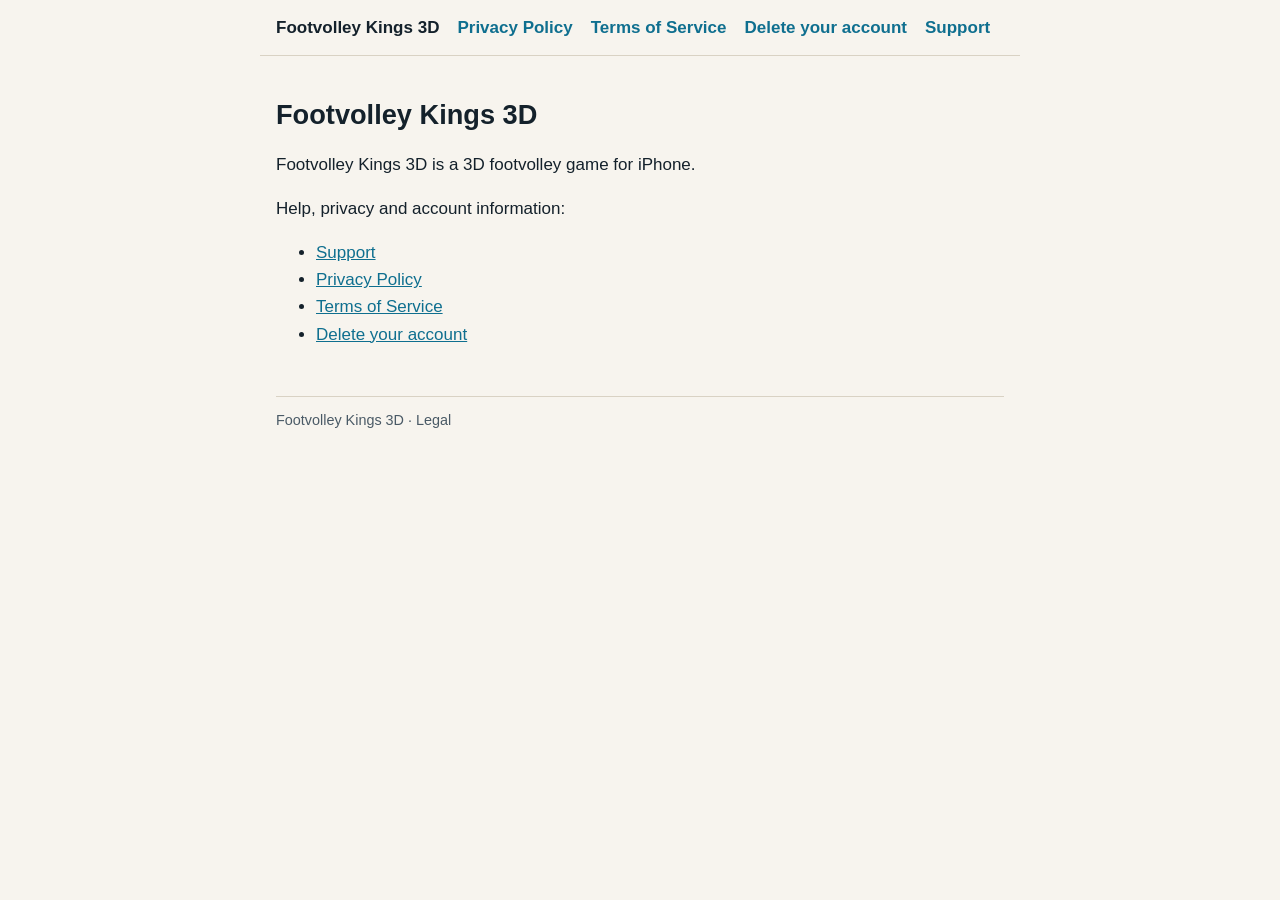
<file: index.html>
<!doctype html><html lang="en"><head><meta charset="utf-8"><meta name="viewport" content="width=device-width,initial-scale=1"><title>Footvolley Kings 3D · Footvolley Kings 3D</title><link rel="stylesheet" href="style.css"><meta name="robots" content="index,follow"></head><body><nav aria-label="Legal pages"><a href="index.html" aria-current="page">Footvolley Kings 3D</a><a href="privacy.html">Privacy Policy</a><a href="terms.html">Terms of Service</a><a href="delete-account.html">Delete your account</a><a href="support.html">Support</a></nav><main><h1>Footvolley Kings 3D</h1><p>Footvolley Kings 3D is a 3D footvolley game for iPhone.</p><p>Help, privacy and account information:</p><ul><li><a href="support.html">Support</a></li><li><a href="privacy.html">Privacy Policy</a></li><li><a href="terms.html">Terms of Service</a></li><li><a href="delete-account.html">Delete your account</a></li></ul><footer>Footvolley Kings 3D · Legal</footer></main></body></html>
</file>
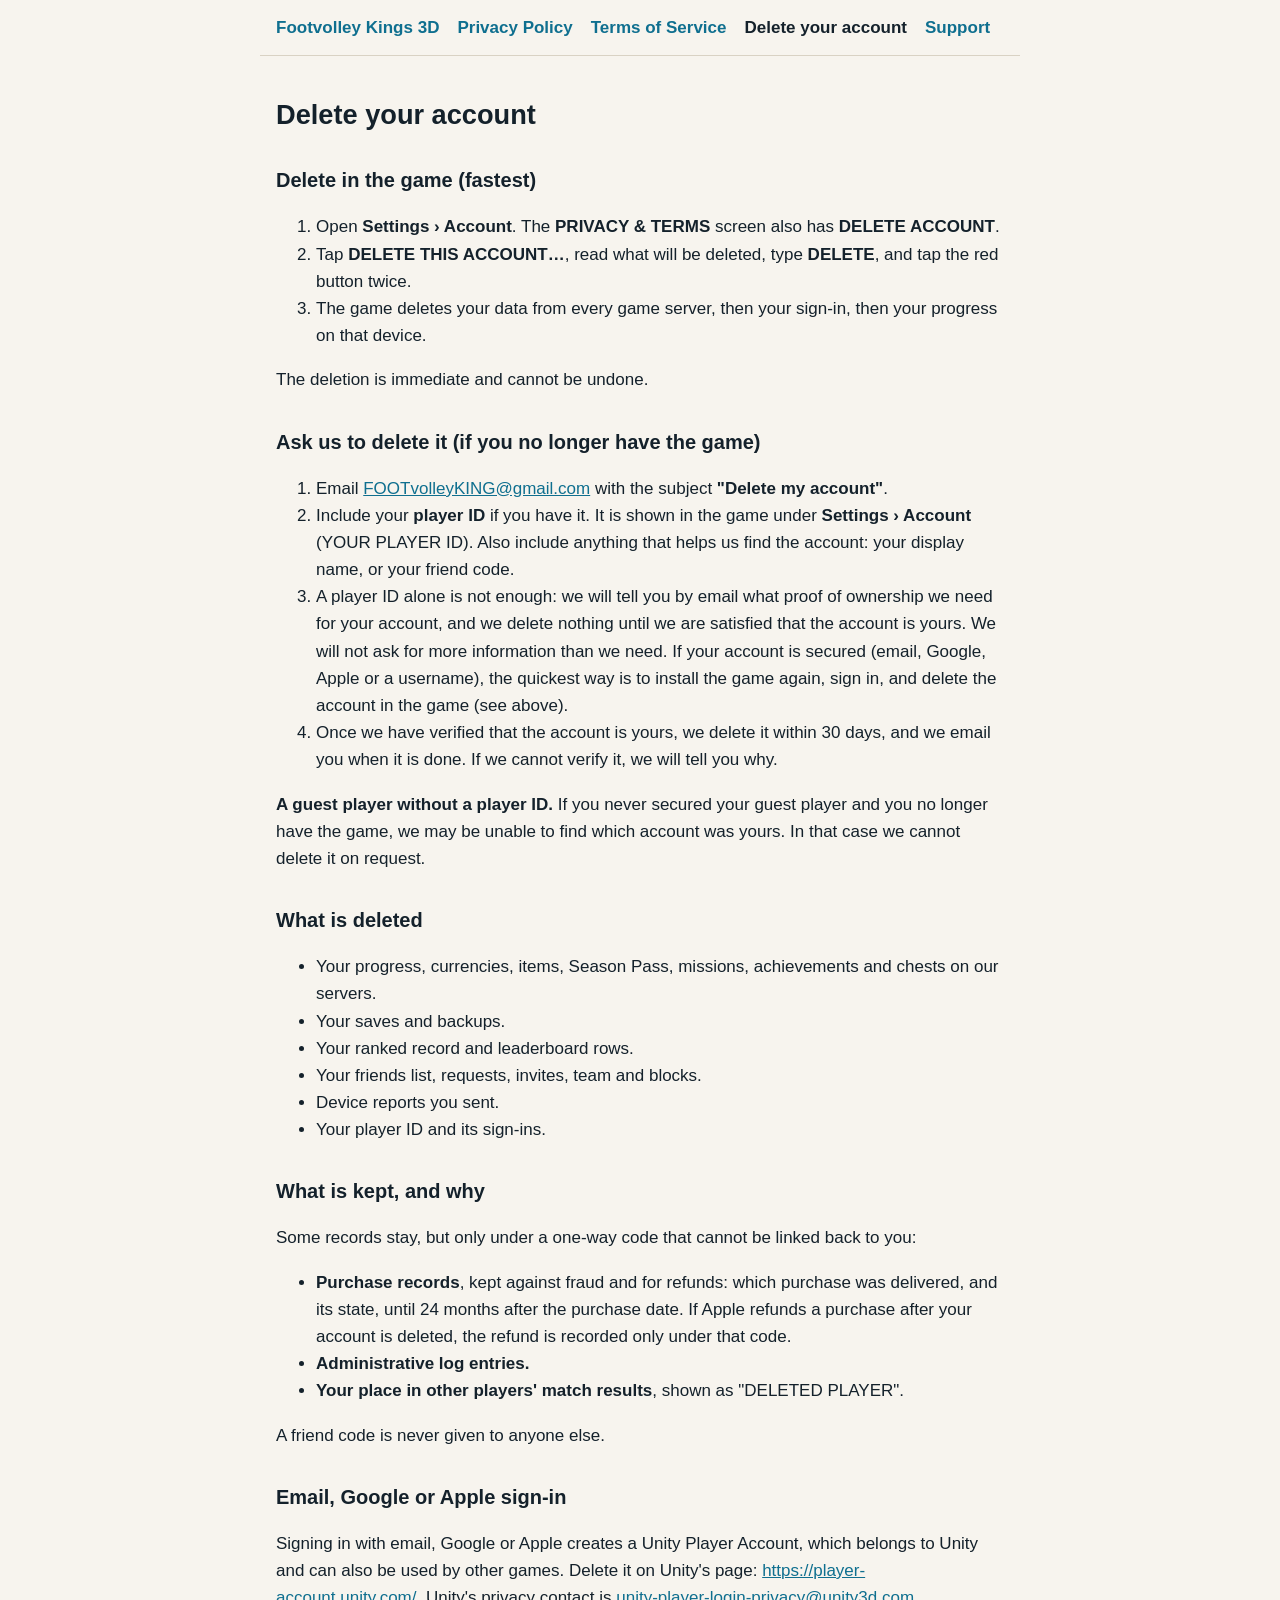
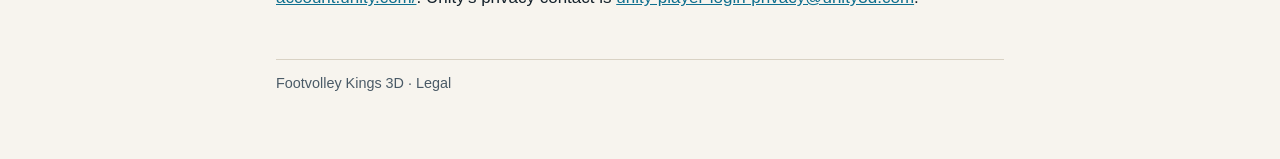
<file: delete-account.html>
<!doctype html><html lang="en"><head><meta charset="utf-8"><meta name="viewport" content="width=device-width,initial-scale=1"><title>Delete your account · Footvolley Kings 3D</title><link rel="stylesheet" href="style.css"><meta name="robots" content="index,follow"></head><body><nav aria-label="Legal pages"><a href="index.html">Footvolley Kings 3D</a><a href="privacy.html">Privacy Policy</a><a href="terms.html">Terms of Service</a><a href="delete-account.html" aria-current="page">Delete your account</a><a href="support.html">Support</a></nav><main><h1>Delete your account</h1>
<h2>Delete in the game (fastest)</h2>
<ol><li>Open <strong>Settings › Account</strong>. The <strong>PRIVACY &amp; TERMS</strong> screen also has <strong>DELETE ACCOUNT</strong>.</li><li>Tap <strong>DELETE THIS ACCOUNT…</strong>, read what will be deleted, type <strong>DELETE</strong>, and tap the red button twice.</li><li>The game deletes your data from every game server, then your sign-in, then your progress on that device.</li></ol>
<p>The deletion is immediate and cannot be undone.</p>
<h2>Ask us to delete it (if you no longer have the game)</h2>
<ol><li>Email <a href="mailto:FOOTvolleyKING@gmail.com">FOOTvolleyKING@gmail.com</a> with the subject <strong>"Delete my account"</strong>.</li><li>Include your <strong>player ID</strong> if you have it. It is shown in the game under <strong>Settings › Account</strong> (YOUR PLAYER ID). Also include anything that helps us find the account: your display name, or your friend code.</li><li>A player ID alone is not enough: we will tell you by email what proof of ownership we need for your account, and we delete nothing until we are satisfied that the account is yours. We will not ask for more information than we need. If your account is secured (email, Google, Apple or a username), the quickest way is to install the game again, sign in, and delete the account in the game (see above).</li><li>Once we have verified that the account is yours, we delete it within 30 days, and we email you when it is done. If we cannot verify it, we will tell you why.</li></ol>
<p><strong>A guest player without a player ID.</strong> If you never secured your guest player and you no longer have the game, we may be unable to find which account was yours. In that case we cannot delete it on request.</p>
<h2>What is deleted</h2>
<ul><li>Your progress, currencies, items, Season Pass, missions, achievements and chests on our servers.</li><li>Your saves and backups.</li><li>Your ranked record and leaderboard rows.</li><li>Your friends list, requests, invites, team and blocks.</li><li>Device reports you sent.</li><li>Your player ID and its sign-ins.</li></ul>
<h2>What is kept, and why</h2>
<p>Some records stay, but only under a one-way code that cannot be linked back to you:</p>
<ul><li><strong>Purchase records</strong>, kept against fraud and for refunds: which purchase was delivered, and its state, until 24 months after the purchase date. If Apple refunds a purchase after your account is deleted, the refund is recorded only under that code.</li><li><strong>Administrative log entries.</strong></li><li><strong>Your place in other players' match results</strong>, shown as "DELETED PLAYER".</li></ul>
<p>A friend code is never given to anyone else.</p>
<h2>Email, Google or Apple sign-in</h2>
<p>Signing in with email, Google or Apple creates a Unity Player Account, which belongs to Unity and can also be used by other games. Delete it on Unity's page: <a href="https://player-account.unity.com/">https://player-account.unity.com/</a>. Unity's privacy contact is <a href="mailto:unity-player-login-privacy@unity3d.com">unity-player-login-privacy@unity3d.com</a>.</p><footer>Footvolley Kings 3D · Legal</footer></main></body></html>
</file>
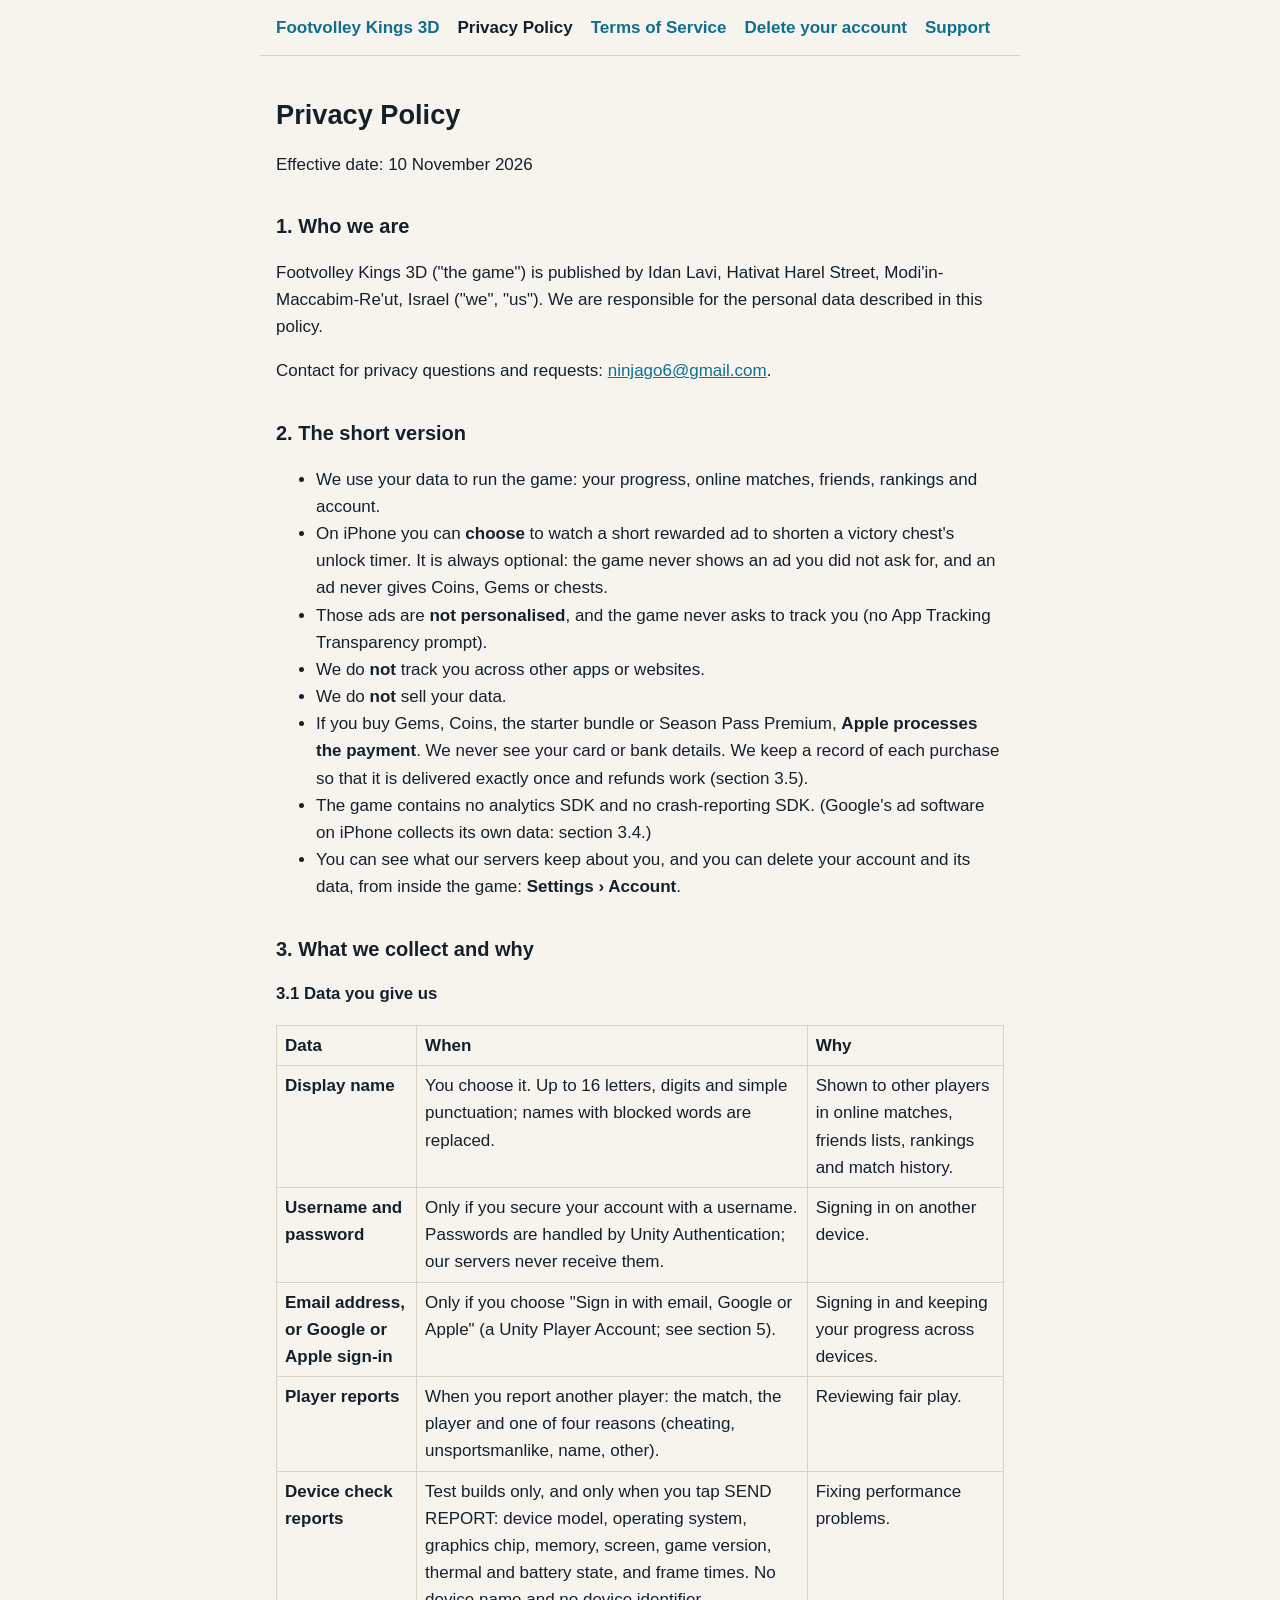
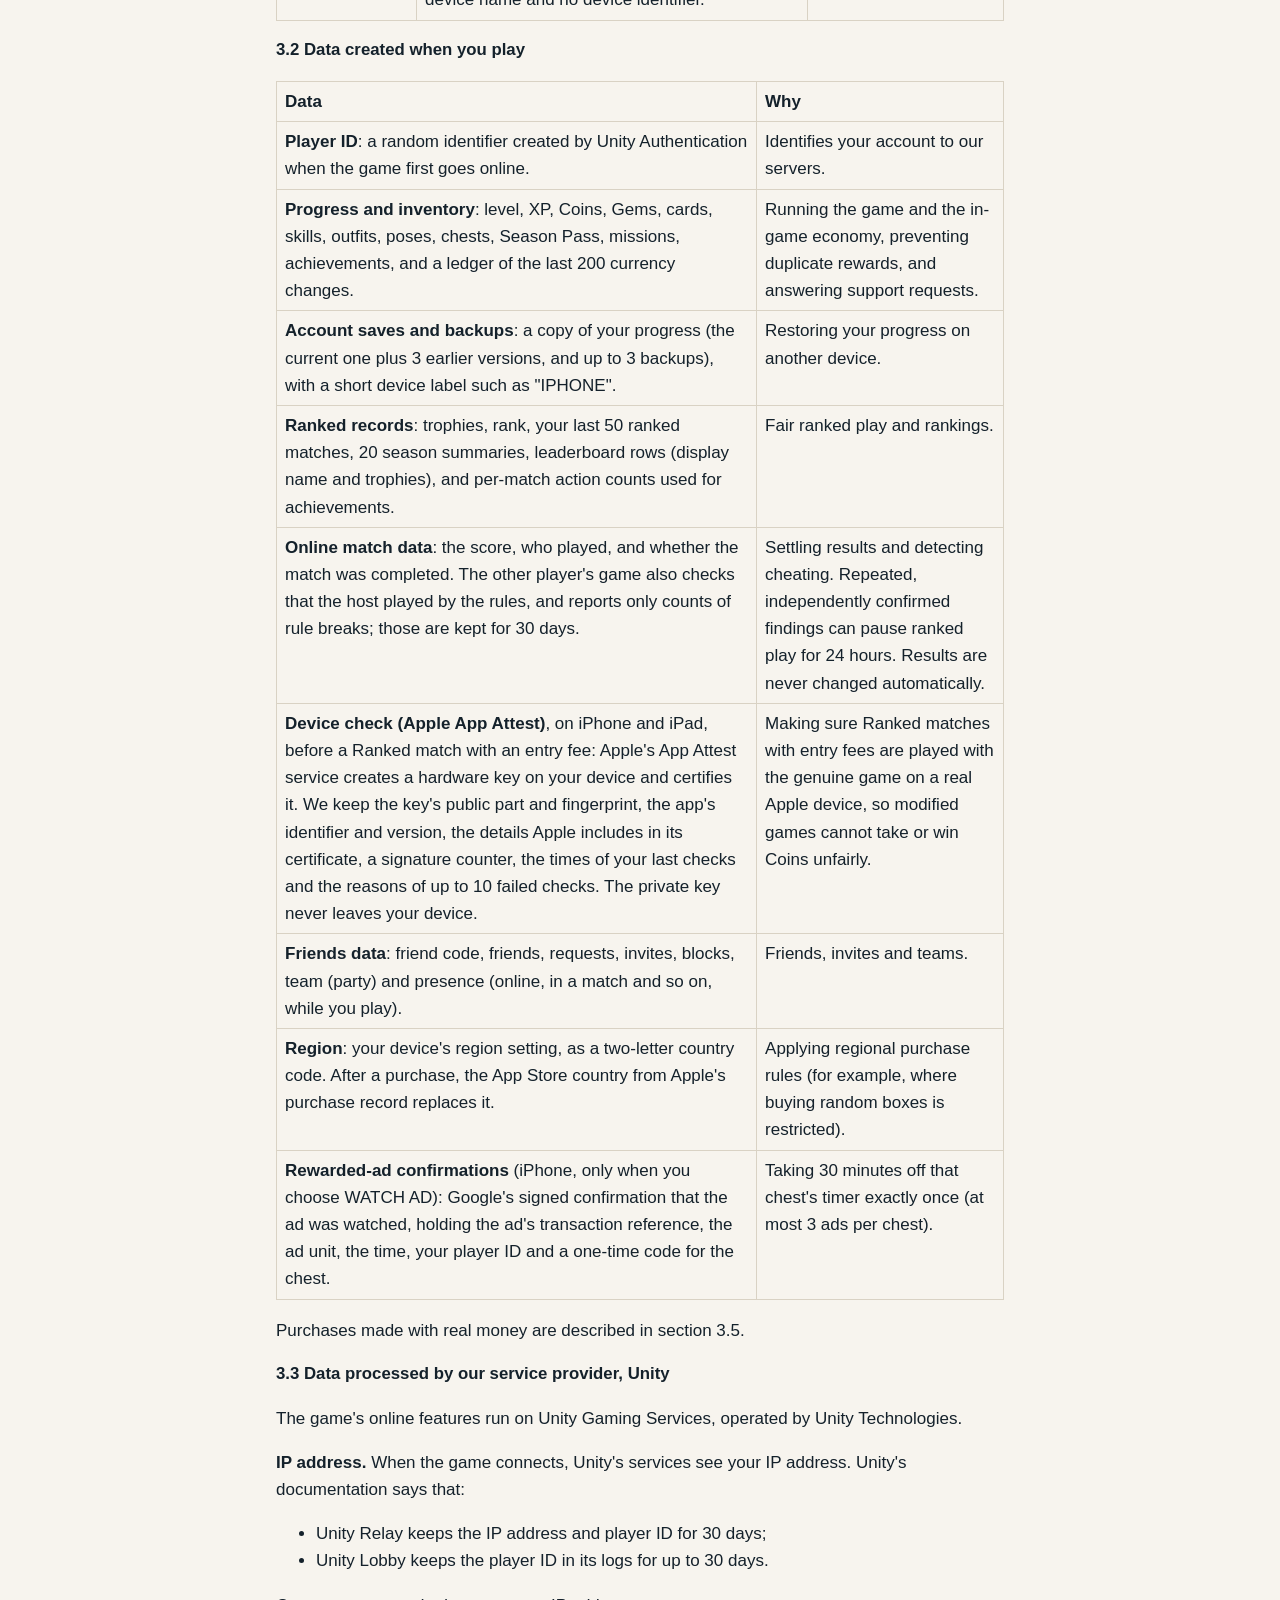
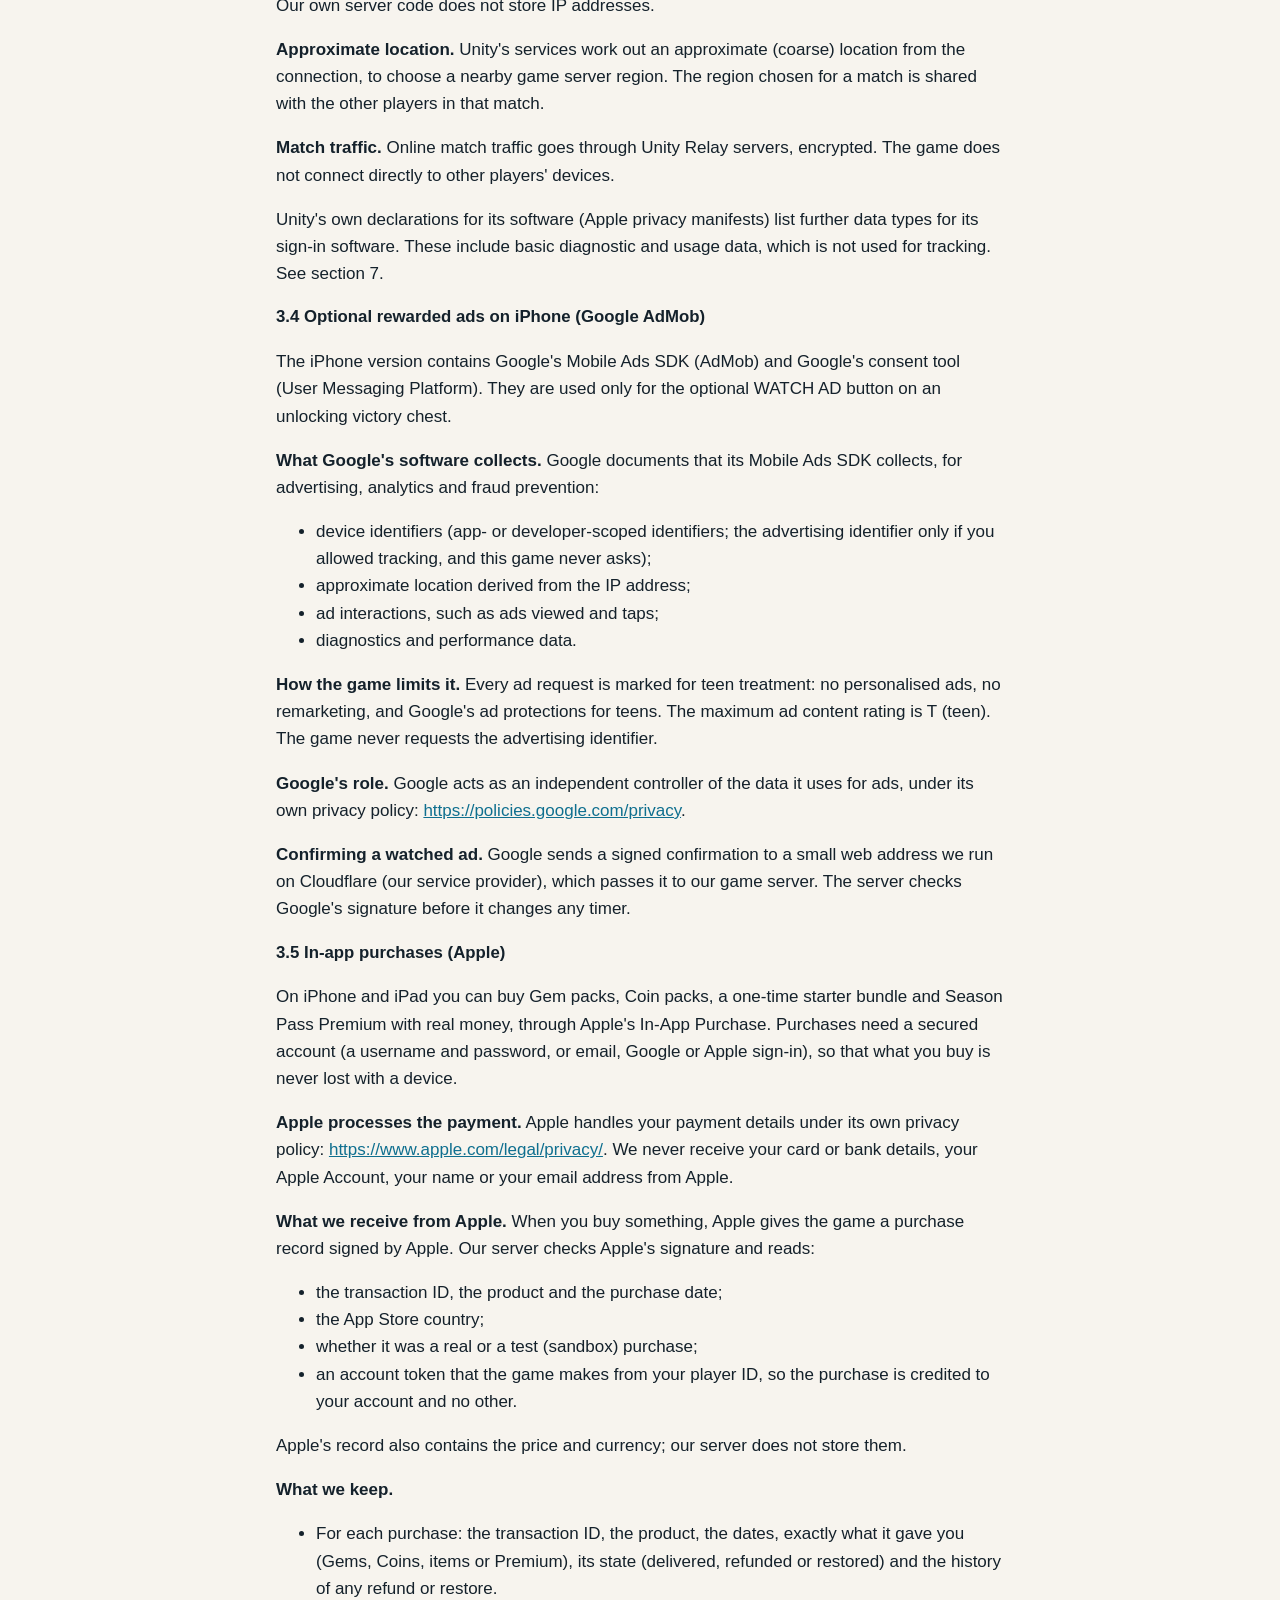
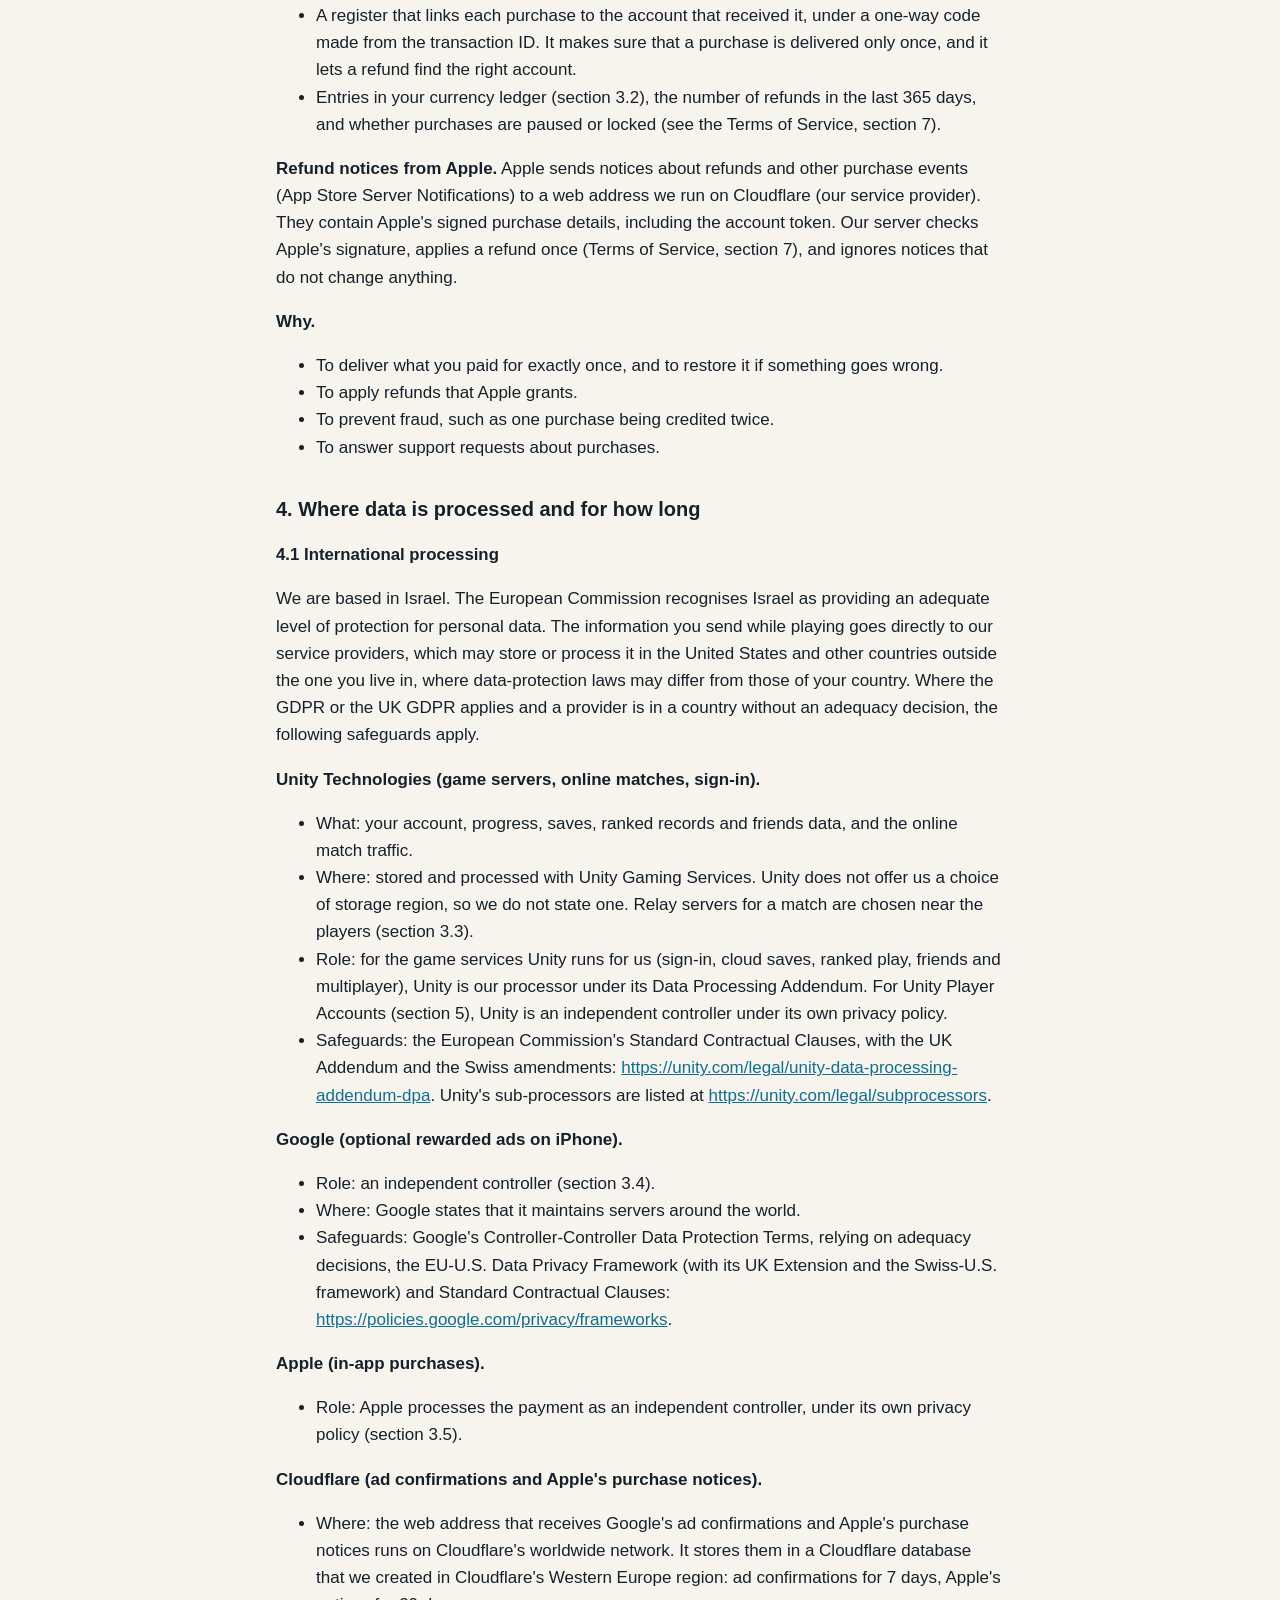
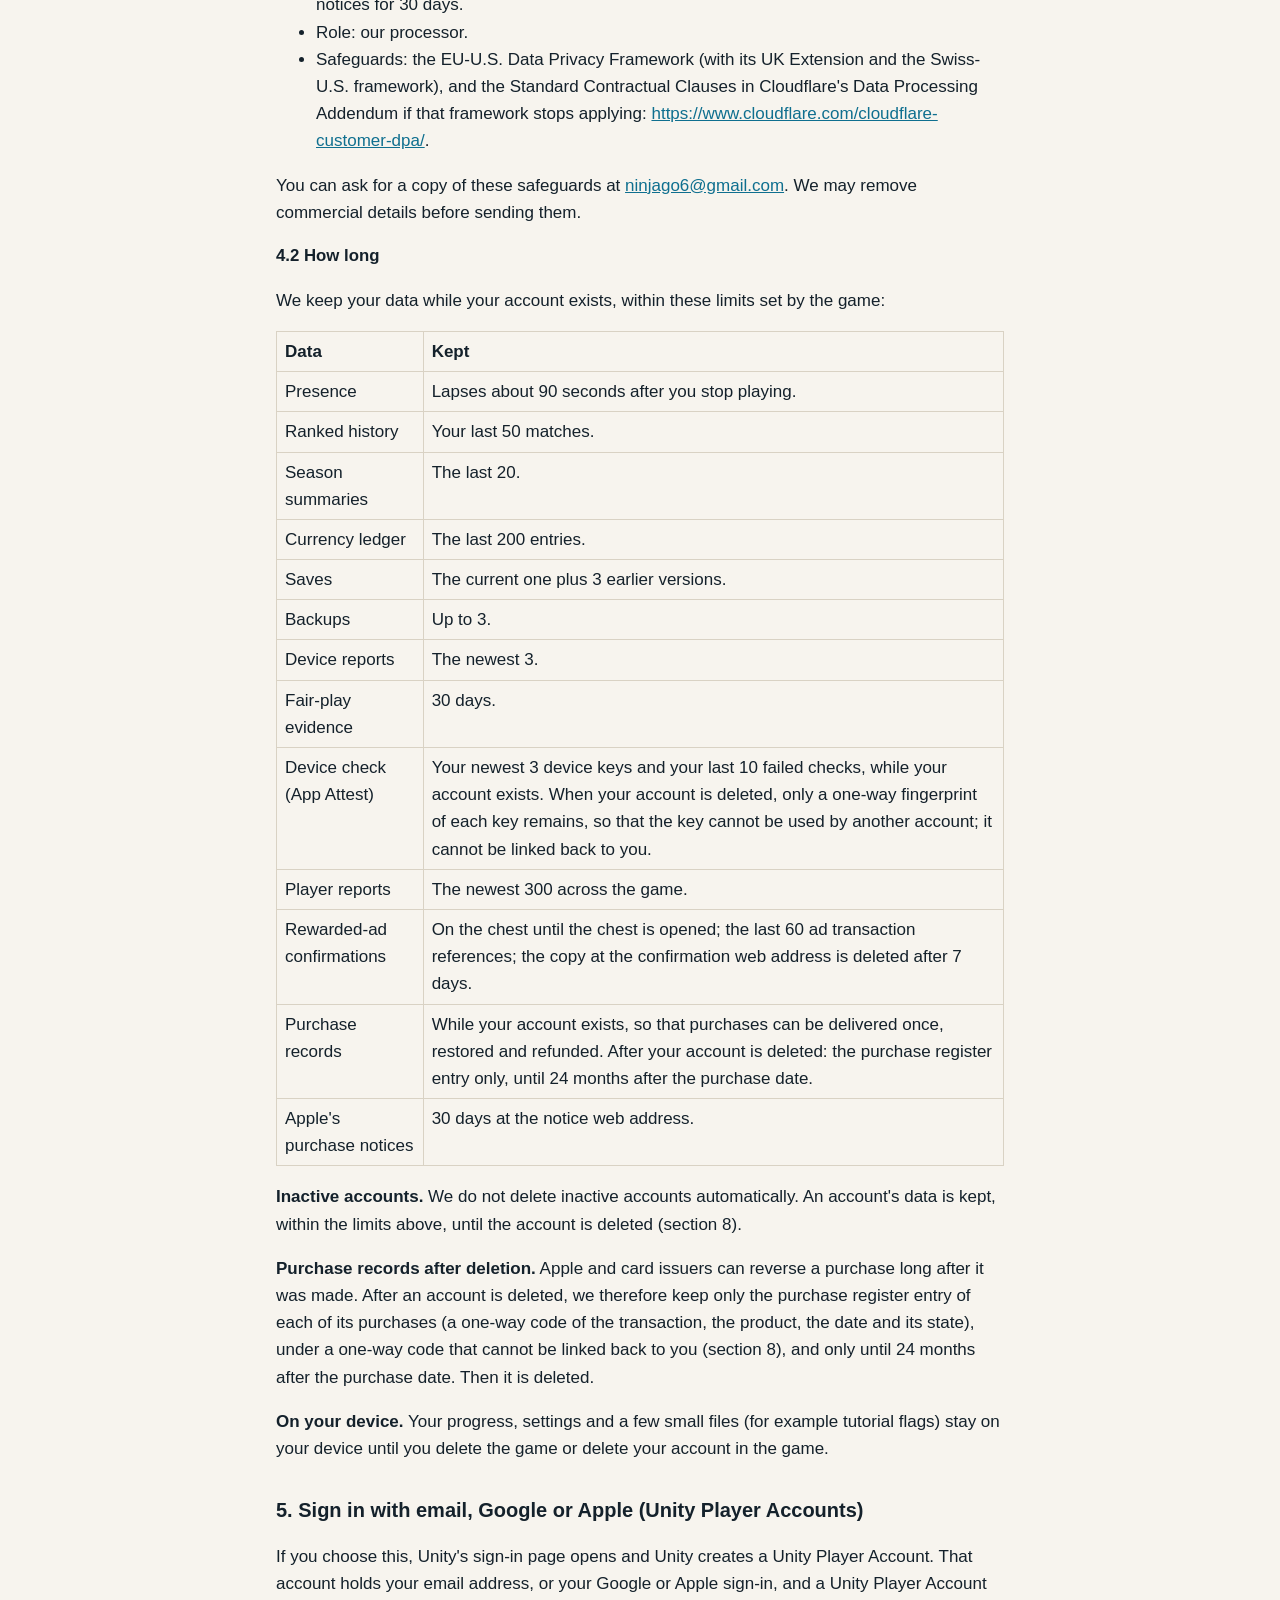
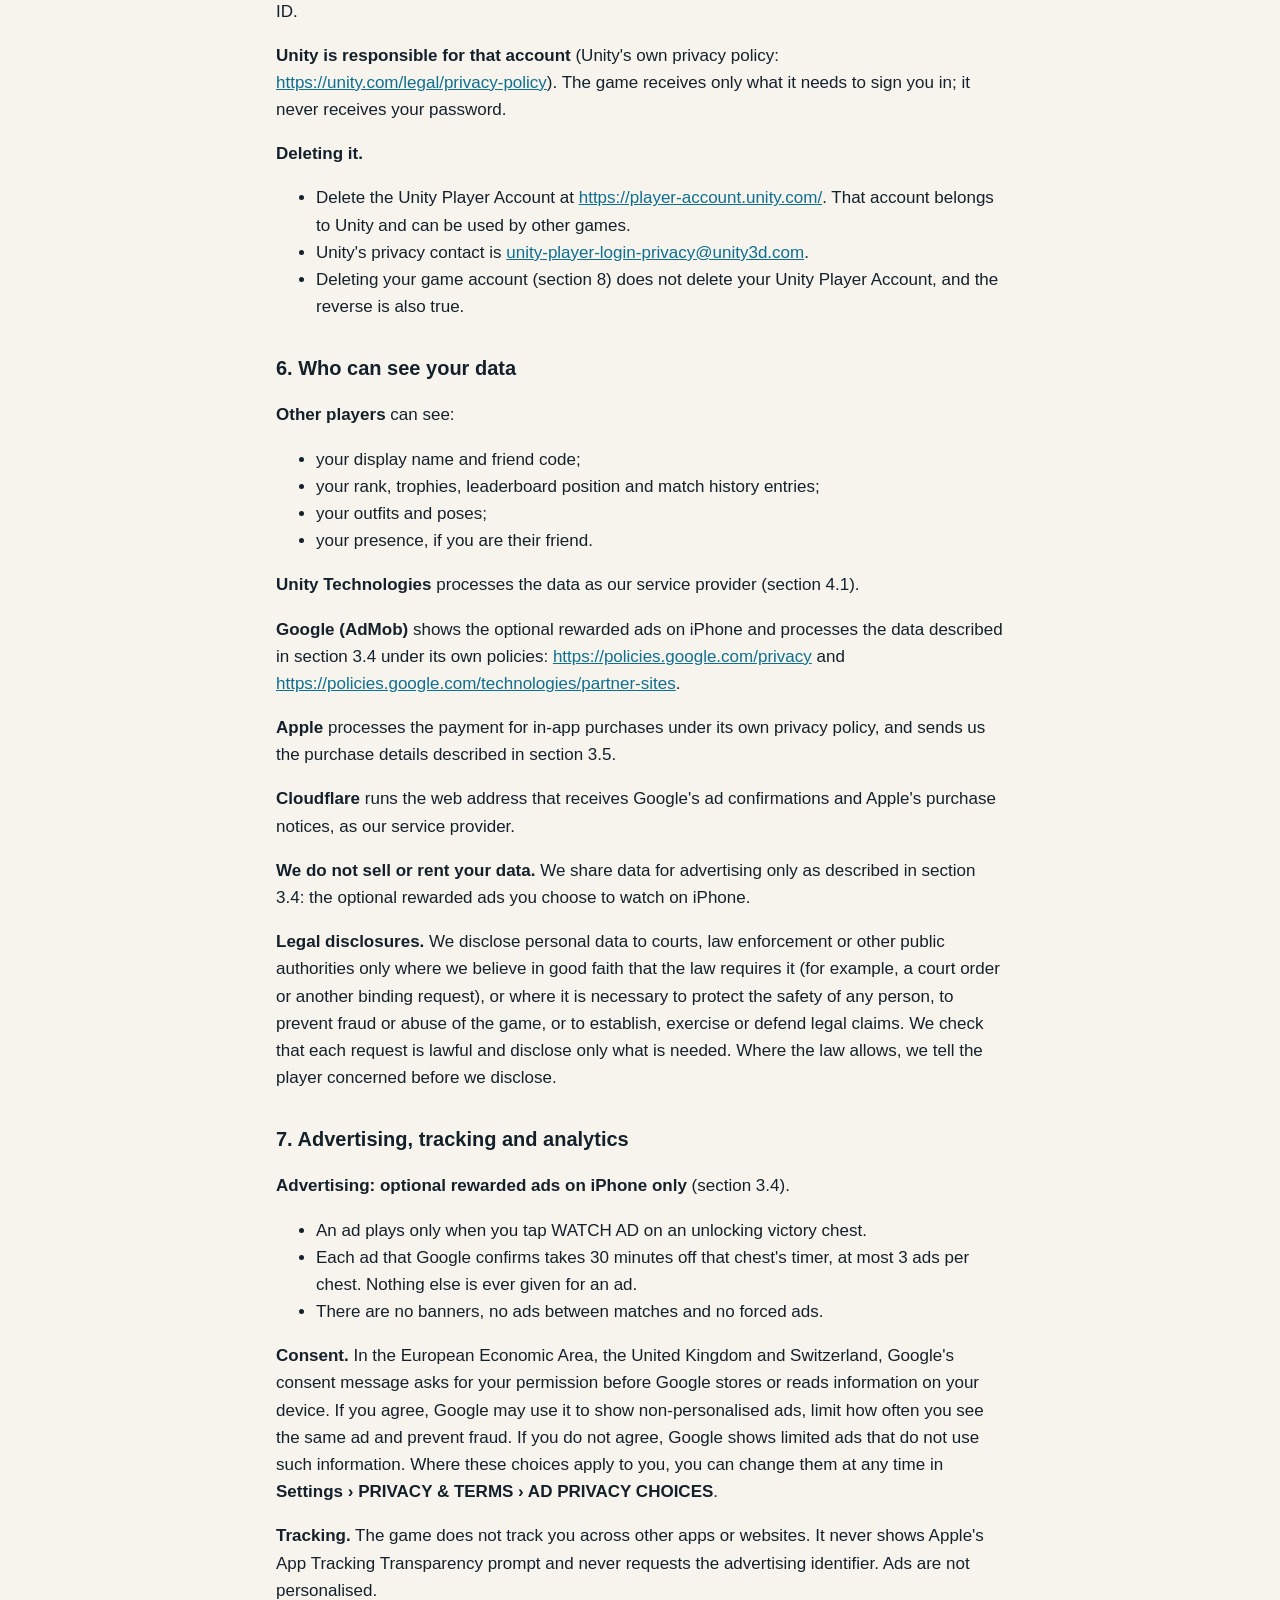
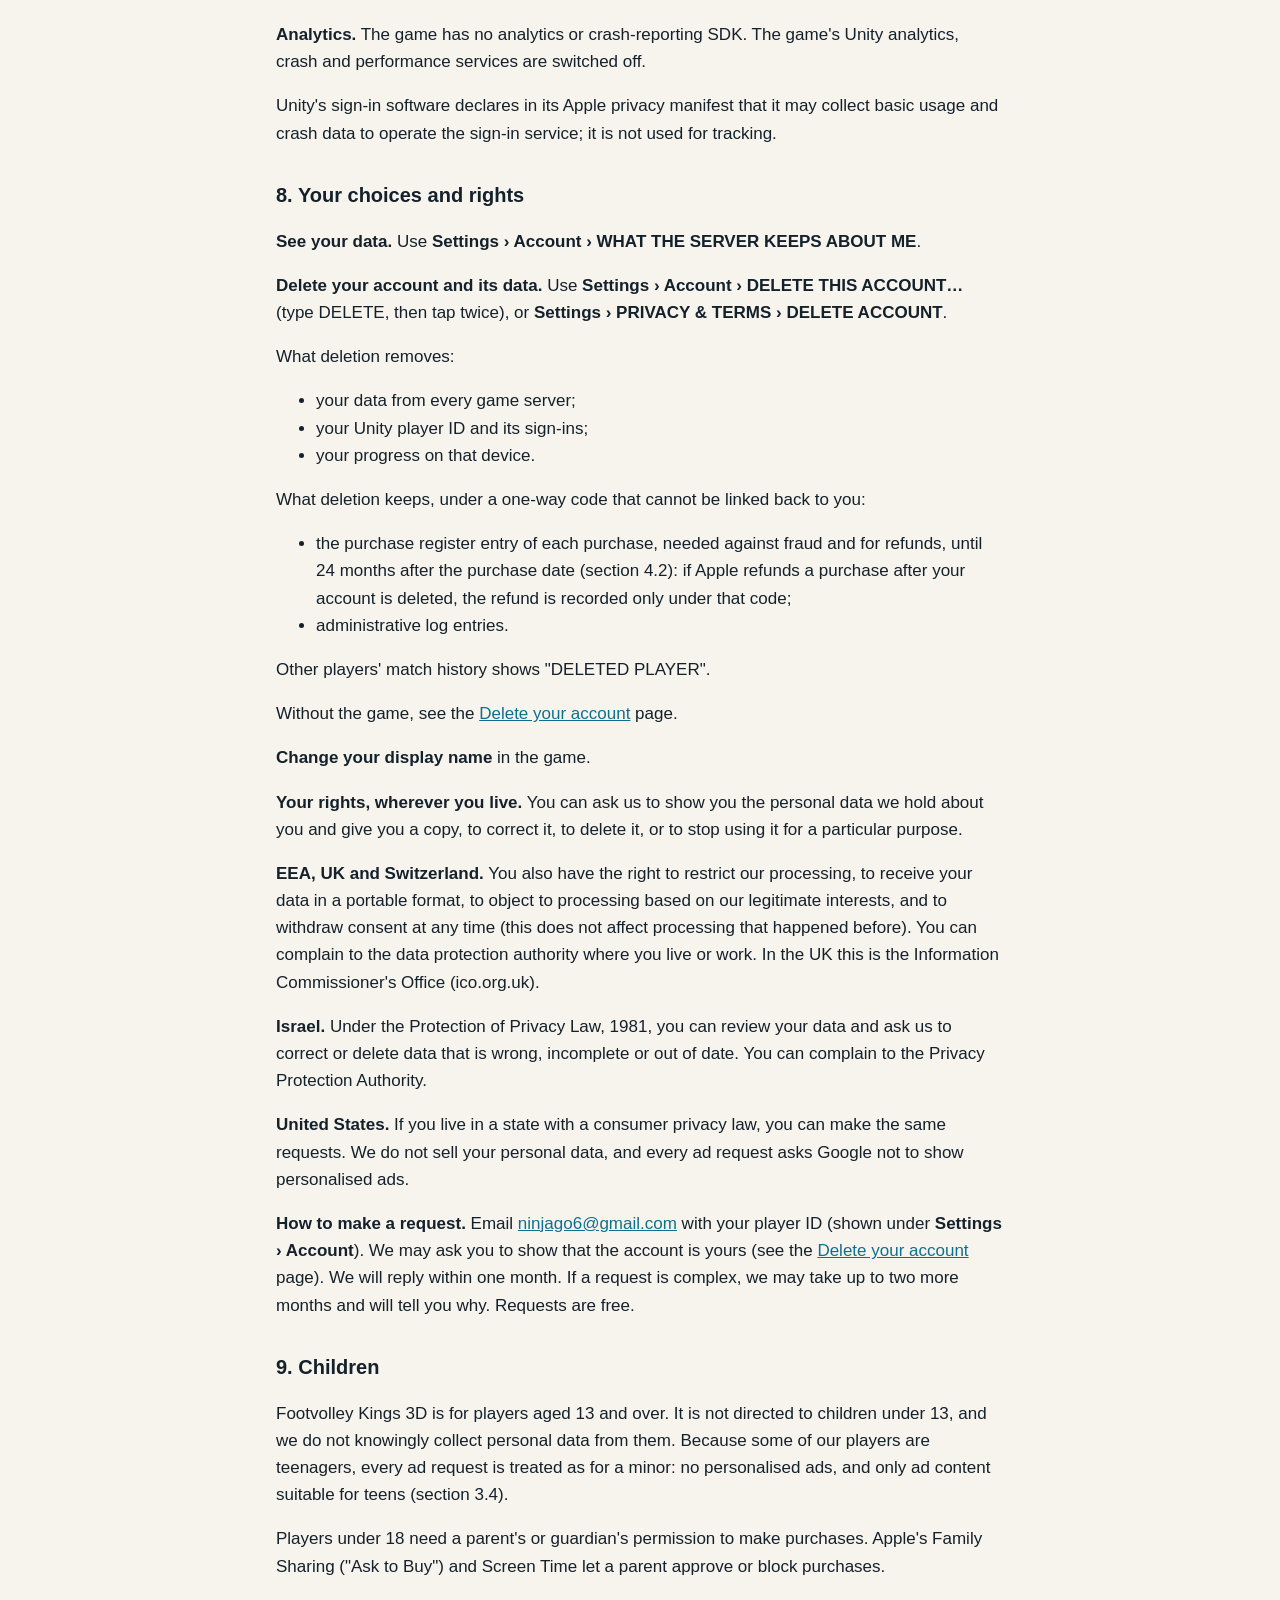
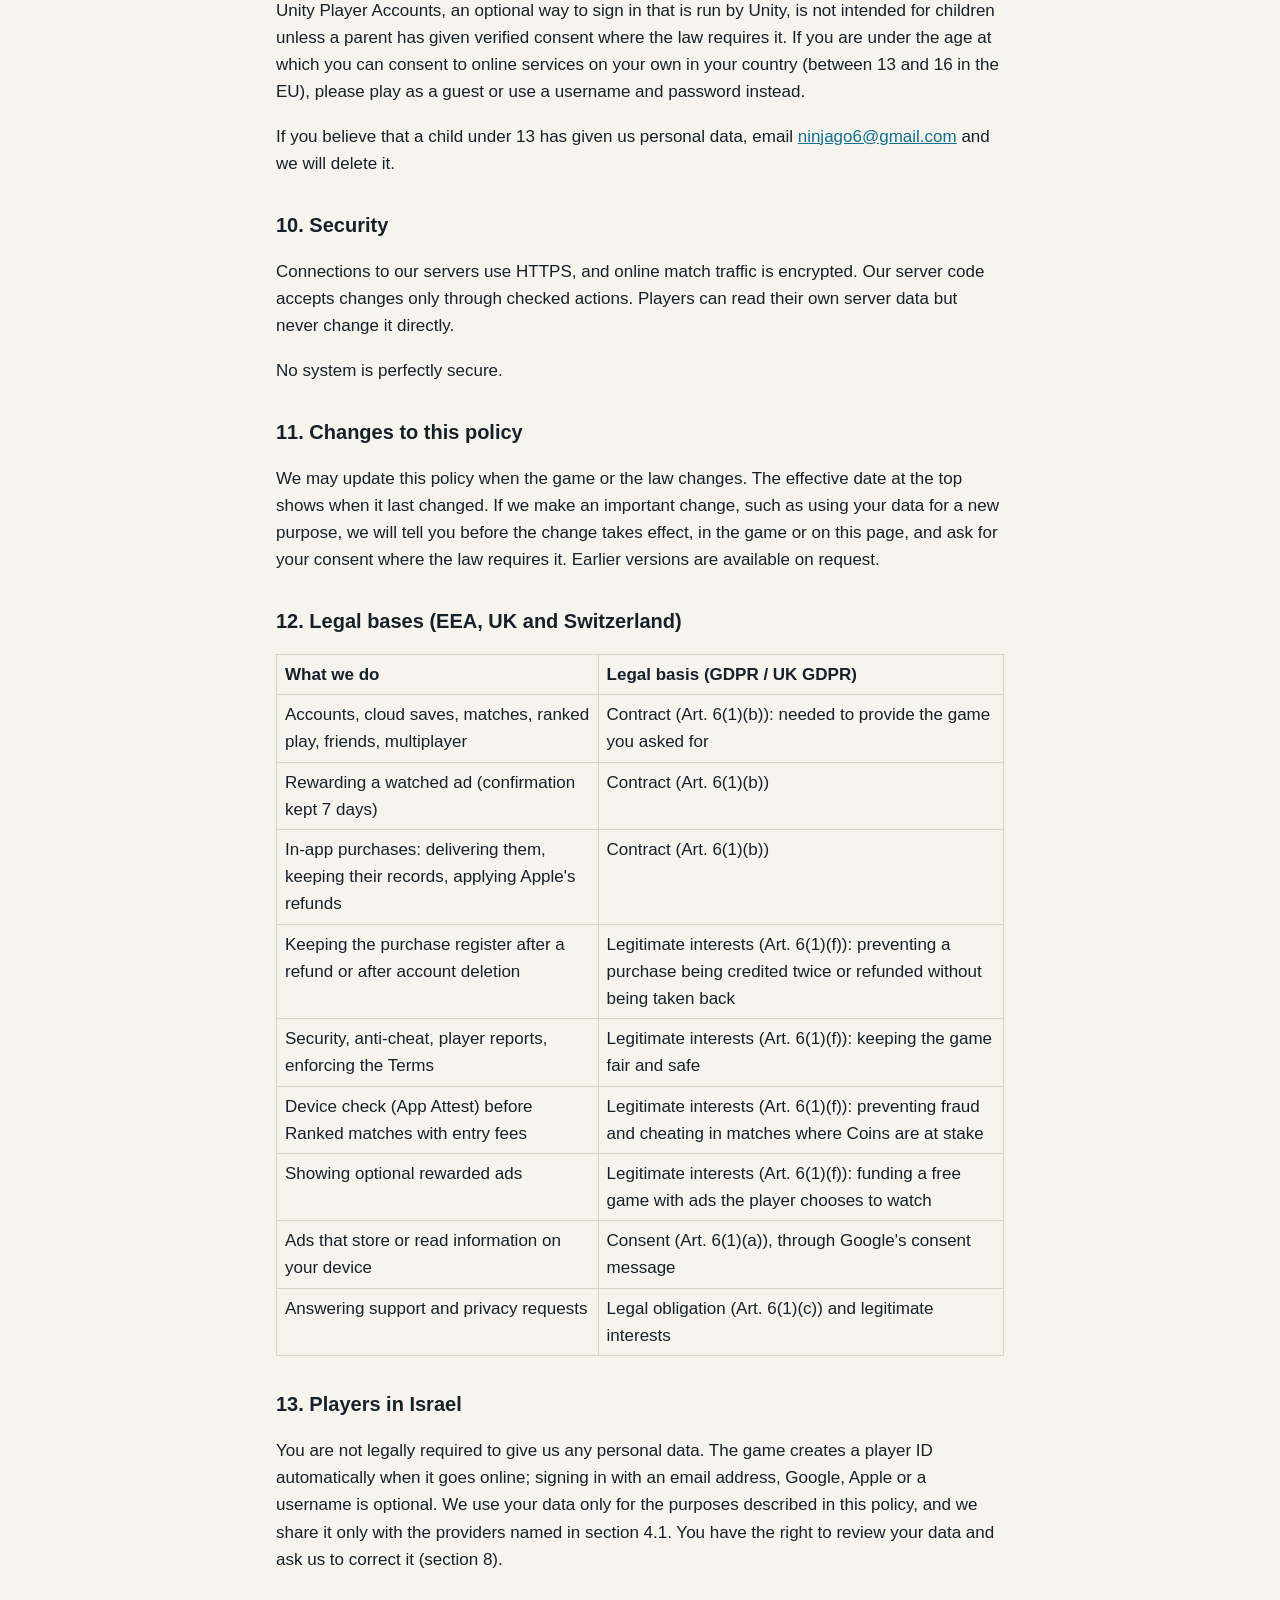
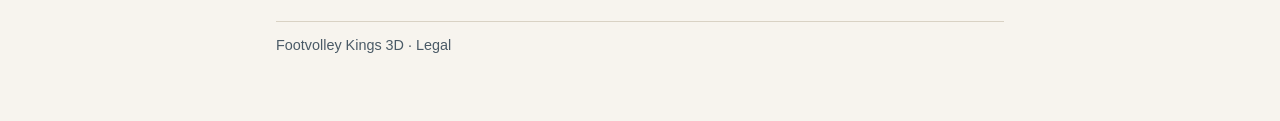
<file: privacy.html>
<!doctype html><html lang="en"><head><meta charset="utf-8"><meta name="viewport" content="width=device-width,initial-scale=1"><title>Privacy Policy · Footvolley Kings 3D</title><link rel="stylesheet" href="style.css"><meta name="robots" content="index,follow"></head><body><nav aria-label="Legal pages"><a href="index.html">Footvolley Kings 3D</a><a href="privacy.html" aria-current="page">Privacy Policy</a><a href="terms.html">Terms of Service</a><a href="delete-account.html">Delete your account</a><a href="support.html">Support</a></nav><main><h1>Privacy Policy</h1>
<p>Effective date: 10 November 2026</p>
<h2>1. Who we are</h2>
<p>Footvolley Kings 3D ("the game") is published by Idan Lavi, Hativat Harel Street, Modi'in-Maccabim-Re'ut, Israel ("we", "us"). We are responsible for the personal data described in this policy.</p>
<p>Contact for privacy questions and requests: <a href="mailto:ninjago6@gmail.com">ninjago6@gmail.com</a>.</p>
<h2>2. The short version</h2>
<ul><li>We use your data to run the game: your progress, online matches, friends, rankings and account.</li><li>On iPhone you can <strong>choose</strong> to watch a short rewarded ad to shorten a victory chest's unlock timer. It is always optional: the game never shows an ad you did not ask for, and an ad never gives Coins, Gems or chests.</li><li>Those ads are <strong>not personalised</strong>, and the game never asks to track you (no App Tracking Transparency prompt).</li><li>We do <strong>not</strong> track you across other apps or websites.</li><li>We do <strong>not</strong> sell your data.</li><li>If you buy Gems, Coins, the starter bundle or Season Pass Premium, <strong>Apple processes the payment</strong>. We never see your card or bank details. We keep a record of each purchase so that it is delivered exactly once and refunds work (section 3.5).</li><li>The game contains no analytics SDK and no crash-reporting SDK. (Google's ad software on iPhone collects its own data: section 3.4.)</li><li>You can see what our servers keep about you, and you can delete your account and its data, from inside the game: <strong>Settings › Account</strong>.</li></ul>
<h2>3. What we collect and why</h2>
<h3>3.1 Data you give us</h3>
<table><thead><tr><th>Data</th><th>When</th><th>Why</th></tr></thead><tbody><tr><td><strong>Display name</strong></td><td>You choose it. Up to 16 letters, digits and simple punctuation; names with blocked words are replaced.</td><td>Shown to other players in online matches, friends lists, rankings and match history.</td></tr><tr><td><strong>Username and password</strong></td><td>Only if you secure your account with a username. Passwords are handled by Unity Authentication; our servers never receive them.</td><td>Signing in on another device.</td></tr><tr><td><strong>Email address, or Google or Apple sign-in</strong></td><td>Only if you choose "Sign in with email, Google or Apple" (a Unity Player Account; see section 5).</td><td>Signing in and keeping your progress across devices.</td></tr><tr><td><strong>Player reports</strong></td><td>When you report another player: the match, the player and one of four reasons (cheating, unsportsmanlike, name, other).</td><td>Reviewing fair play.</td></tr><tr><td><strong>Device check reports</strong></td><td>Test builds only, and only when you tap SEND REPORT: device model, operating system, graphics chip, memory, screen, game version, thermal and battery state, and frame times. No device name and no device identifier.</td><td>Fixing performance problems.</td></tr></tbody></table>
<h3>3.2 Data created when you play</h3>
<table><thead><tr><th>Data</th><th>Why</th></tr></thead><tbody><tr><td><strong>Player ID</strong>: a random identifier created by Unity Authentication when the game first goes online.</td><td>Identifies your account to our servers.</td></tr><tr><td><strong>Progress and inventory</strong>: level, XP, Coins, Gems, cards, skills, outfits, poses, chests, Season Pass, missions, achievements, and a ledger of the last 200 currency changes.</td><td>Running the game and the in-game economy, preventing duplicate rewards, and answering support requests.</td></tr><tr><td><strong>Account saves and backups</strong>: a copy of your progress (the current one plus 3 earlier versions, and up to 3 backups), with a short device label such as "IPHONE".</td><td>Restoring your progress on another device.</td></tr><tr><td><strong>Ranked records</strong>: trophies, rank, your last 50 ranked matches, 20 season summaries, leaderboard rows (display name and trophies), and per-match action counts used for achievements.</td><td>Fair ranked play and rankings.</td></tr><tr><td><strong>Online match data</strong>: the score, who played, and whether the match was completed. The other player's game also checks that the host played by the rules, and reports only counts of rule breaks; those are kept for 30 days.</td><td>Settling results and detecting cheating. Repeated, independently confirmed findings can pause ranked play for 24 hours. Results are never changed automatically.</td></tr><tr><td><strong>Device check (Apple App Attest)</strong>, on iPhone and iPad, before a Ranked match with an entry fee: Apple's App Attest service creates a hardware key on your device and certifies it. We keep the key's public part and fingerprint, the app's identifier and version, the details Apple includes in its certificate, a signature counter, the times of your last checks and the reasons of up to 10 failed checks. The private key never leaves your device.</td><td>Making sure Ranked matches with entry fees are played with the genuine game on a real Apple device, so modified games cannot take or win Coins unfairly.</td></tr><tr><td><strong>Friends data</strong>: friend code, friends, requests, invites, blocks, team (party) and presence (online, in a match and so on, while you play).</td><td>Friends, invites and teams.</td></tr><tr><td><strong>Region</strong>: your device's region setting, as a two-letter country code. After a purchase, the App Store country from Apple's purchase record replaces it.</td><td>Applying regional purchase rules (for example, where buying random boxes is restricted).</td></tr><tr><td><strong>Rewarded-ad confirmations</strong> (iPhone, only when you choose WATCH AD): Google's signed confirmation that the ad was watched, holding the ad's transaction reference, the ad unit, the time, your player ID and a one-time code for the chest.</td><td>Taking 30 minutes off that chest's timer exactly once (at most 3 ads per chest).</td></tr></tbody></table>
<p>Purchases made with real money are described in section 3.5.</p>
<h3>3.3 Data processed by our service provider, Unity</h3>
<p>The game's online features run on Unity Gaming Services, operated by Unity Technologies.</p>
<p><strong>IP address.</strong> When the game connects, Unity's services see your IP address. Unity's documentation says that:</p>
<ul><li>Unity Relay keeps the IP address and player ID for 30 days;</li><li>Unity Lobby keeps the player ID in its logs for up to 30 days.</li></ul>
<p>Our own server code does not store IP addresses.</p>
<p><strong>Approximate location.</strong> Unity's services work out an approximate (coarse) location from the connection, to choose a nearby game server region. The region chosen for a match is shared with the other players in that match.</p>
<p><strong>Match traffic.</strong> Online match traffic goes through Unity Relay servers, encrypted. The game does not connect directly to other players' devices.</p>
<p>Unity's own declarations for its software (Apple privacy manifests) list further data types for its sign-in software. These include basic diagnostic and usage data, which is not used for tracking. See section 7.</p>
<h3>3.4 Optional rewarded ads on iPhone (Google AdMob)</h3>
<p>The iPhone version contains Google's Mobile Ads SDK (AdMob) and Google's consent tool (User Messaging Platform). They are used only for the optional WATCH AD button on an unlocking victory chest.</p>
<p><strong>What Google's software collects.</strong> Google documents that its Mobile Ads SDK collects, for advertising, analytics and fraud prevention:</p>
<ul><li>device identifiers (app- or developer-scoped identifiers; the advertising identifier only if you allowed tracking, and this game never asks);</li><li>approximate location derived from the IP address;</li><li>ad interactions, such as ads viewed and taps;</li><li>diagnostics and performance data.</li></ul>
<p><strong>How the game limits it.</strong> Every ad request is marked for teen treatment: no personalised ads, no remarketing, and Google's ad protections for teens. The maximum ad content rating is T (teen). The game never requests the advertising identifier.</p>
<p><strong>Google's role.</strong> Google acts as an independent controller of the data it uses for ads, under its own privacy policy: <a href="https://policies.google.com/privacy">https://policies.google.com/privacy</a>.</p>
<p><strong>Confirming a watched ad.</strong> Google sends a signed confirmation to a small web address we run on Cloudflare (our service provider), which passes it to our game server. The server checks Google's signature before it changes any timer.</p>
<h3>3.5 In-app purchases (Apple)</h3>
<p>On iPhone and iPad you can buy Gem packs, Coin packs, a one-time starter bundle and Season Pass Premium with real money, through Apple's In-App Purchase. Purchases need a secured account (a username and password, or email, Google or Apple sign-in), so that what you buy is never lost with a device.</p>
<p><strong>Apple processes the payment.</strong> Apple handles your payment details under its own privacy policy: <a href="https://www.apple.com/legal/privacy/">https://www.apple.com/legal/privacy/</a>. We never receive your card or bank details, your Apple Account, your name or your email address from Apple.</p>
<p><strong>What we receive from Apple.</strong> When you buy something, Apple gives the game a purchase record signed by Apple. Our server checks Apple's signature and reads:</p>
<ul><li>the transaction ID, the product and the purchase date;</li><li>the App Store country;</li><li>whether it was a real or a test (sandbox) purchase;</li><li>an account token that the game makes from your player ID, so the purchase is credited to your account and no other.</li></ul>
<p>Apple's record also contains the price and currency; our server does not store them.</p>
<p><strong>What we keep.</strong></p>
<ul><li>For each purchase: the transaction ID, the product, the dates, exactly what it gave you (Gems, Coins, items or Premium), its state (delivered, refunded or restored) and the history of any refund or restore.</li><li>A register that links each purchase to the account that received it, under a one-way code made from the transaction ID. It makes sure that a purchase is delivered only once, and it lets a refund find the right account.</li><li>Entries in your currency ledger (section 3.2), the number of refunds in the last 365 days, and whether purchases are paused or locked (see the Terms of Service, section 7).</li></ul>
<p><strong>Refund notices from Apple.</strong> Apple sends notices about refunds and other purchase events (App Store Server Notifications) to a web address we run on Cloudflare (our service provider). They contain Apple's signed purchase details, including the account token. Our server checks Apple's signature, applies a refund once (Terms of Service, section 7), and ignores notices that do not change anything.</p>
<p><strong>Why.</strong></p>
<ul><li>To deliver what you paid for exactly once, and to restore it if something goes wrong.</li><li>To apply refunds that Apple grants.</li><li>To prevent fraud, such as one purchase being credited twice.</li><li>To answer support requests about purchases.</li></ul>
<h2>4. Where data is processed and for how long</h2>
<h3>4.1 International processing</h3>
<p>We are based in Israel. The European Commission recognises Israel as providing an adequate level of protection for personal data. The information you send while playing goes directly to our service providers, which may store or process it in the United States and other countries outside the one you live in, where data-protection laws may differ from those of your country. Where the GDPR or the UK GDPR applies and a provider is in a country without an adequacy decision, the following safeguards apply.</p>
<p><strong>Unity Technologies (game servers, online matches, sign-in).</strong></p>
<ul><li>What: your account, progress, saves, ranked records and friends data, and the online match traffic.</li><li>Where: stored and processed with Unity Gaming Services. Unity does not offer us a choice of storage region, so we do not state one. Relay servers for a match are chosen near the players (section 3.3).</li><li>Role: for the game services Unity runs for us (sign-in, cloud saves, ranked play, friends and multiplayer), Unity is our processor under its Data Processing Addendum. For Unity Player Accounts (section 5), Unity is an independent controller under its own privacy policy.</li><li>Safeguards: the European Commission's Standard Contractual Clauses, with the UK Addendum and the Swiss amendments: <a href="https://unity.com/legal/unity-data-processing-addendum-dpa">https://unity.com/legal/unity-data-processing-addendum-dpa</a>. Unity's sub-processors are listed at <a href="https://unity.com/legal/subprocessors">https://unity.com/legal/subprocessors</a>.</li></ul>
<p><strong>Google (optional rewarded ads on iPhone).</strong></p>
<ul><li>Role: an independent controller (section 3.4).</li><li>Where: Google states that it maintains servers around the world.</li><li>Safeguards: Google's Controller-Controller Data Protection Terms, relying on adequacy decisions, the EU-U.S. Data Privacy Framework (with its UK Extension and the Swiss-U.S. framework) and Standard Contractual Clauses: <a href="https://policies.google.com/privacy/frameworks">https://policies.google.com/privacy/frameworks</a>.</li></ul>
<p><strong>Apple (in-app purchases).</strong></p>
<ul><li>Role: Apple processes the payment as an independent controller, under its own privacy policy (section 3.5).</li></ul>
<p><strong>Cloudflare (ad confirmations and Apple's purchase notices).</strong></p>
<ul><li>Where: the web address that receives Google's ad confirmations and Apple's purchase notices runs on Cloudflare's worldwide network. It stores them in a Cloudflare database that we created in Cloudflare's Western Europe region: ad confirmations for 7 days, Apple's notices for 30 days.</li><li>Role: our processor.</li><li>Safeguards: the EU-U.S. Data Privacy Framework (with its UK Extension and the Swiss-U.S. framework), and the Standard Contractual Clauses in Cloudflare's Data Processing Addendum if that framework stops applying: <a href="https://www.cloudflare.com/cloudflare-customer-dpa/">https://www.cloudflare.com/cloudflare-customer-dpa/</a>.</li></ul>
<p>You can ask for a copy of these safeguards at <a href="mailto:ninjago6@gmail.com">ninjago6@gmail.com</a>. We may remove commercial details before sending them.</p>
<h3>4.2 How long</h3>
<p>We keep your data while your account exists, within these limits set by the game:</p>
<table><thead><tr><th>Data</th><th>Kept</th></tr></thead><tbody><tr><td>Presence</td><td>Lapses about 90 seconds after you stop playing.</td></tr><tr><td>Ranked history</td><td>Your last 50 matches.</td></tr><tr><td>Season summaries</td><td>The last 20.</td></tr><tr><td>Currency ledger</td><td>The last 200 entries.</td></tr><tr><td>Saves</td><td>The current one plus 3 earlier versions.</td></tr><tr><td>Backups</td><td>Up to 3.</td></tr><tr><td>Device reports</td><td>The newest 3.</td></tr><tr><td>Fair-play evidence</td><td>30 days.</td></tr><tr><td>Device check (App Attest)</td><td>Your newest 3 device keys and your last 10 failed checks, while your account exists. When your account is deleted, only a one-way fingerprint of each key remains, so that the key cannot be used by another account; it cannot be linked back to you.</td></tr><tr><td>Player reports</td><td>The newest 300 across the game.</td></tr><tr><td>Rewarded-ad confirmations</td><td>On the chest until the chest is opened; the last 60 ad transaction references; the copy at the confirmation web address is deleted after 7 days.</td></tr><tr><td>Purchase records</td><td>While your account exists, so that purchases can be delivered once, restored and refunded. After your account is deleted: the purchase register entry only, until 24 months after the purchase date.</td></tr><tr><td>Apple's purchase notices</td><td>30 days at the notice web address.</td></tr></tbody></table>
<p><strong>Inactive accounts.</strong> We do not delete inactive accounts automatically. An account's data is kept, within the limits above, until the account is deleted (section 8).</p>
<p><strong>Purchase records after deletion.</strong> Apple and card issuers can reverse a purchase long after it was made. After an account is deleted, we therefore keep only the purchase register entry of each of its purchases (a one-way code of the transaction, the product, the date and its state), under a one-way code that cannot be linked back to you (section 8), and only until 24 months after the purchase date. Then it is deleted.</p>
<p><strong>On your device.</strong> Your progress, settings and a few small files (for example tutorial flags) stay on your device until you delete the game or delete your account in the game.</p>
<h2>5. Sign in with email, Google or Apple (Unity Player Accounts)</h2>
<p>If you choose this, Unity's sign-in page opens and Unity creates a Unity Player Account. That account holds your email address, or your Google or Apple sign-in, and a Unity Player Account ID.</p>
<p><strong>Unity is responsible for that account</strong> (Unity's own privacy policy: <a href="https://unity.com/legal/privacy-policy">https://unity.com/legal/privacy-policy</a>). The game receives only what it needs to sign you in; it never receives your password.</p>
<p><strong>Deleting it.</strong></p>
<ul><li>Delete the Unity Player Account at <a href="https://player-account.unity.com/">https://player-account.unity.com/</a>. That account belongs to Unity and can be used by other games.</li><li>Unity's privacy contact is <a href="mailto:unity-player-login-privacy@unity3d.com">unity-player-login-privacy@unity3d.com</a>.</li><li>Deleting your game account (section 8) does not delete your Unity Player Account, and the reverse is also true.</li></ul>
<h2>6. Who can see your data</h2>
<p><strong>Other players</strong> can see:</p>
<ul><li>your display name and friend code;</li><li>your rank, trophies, leaderboard position and match history entries;</li><li>your outfits and poses;</li><li>your presence, if you are their friend.</li></ul>
<p><strong>Unity Technologies</strong> processes the data as our service provider (section 4.1).</p>
<p><strong>Google (AdMob)</strong> shows the optional rewarded ads on iPhone and processes the data described in section 3.4 under its own policies: <a href="https://policies.google.com/privacy">https://policies.google.com/privacy</a> and <a href="https://policies.google.com/technologies/partner-sites">https://policies.google.com/technologies/partner-sites</a>.</p>
<p><strong>Apple</strong> processes the payment for in-app purchases under its own privacy policy, and sends us the purchase details described in section 3.5.</p>
<p><strong>Cloudflare</strong> runs the web address that receives Google's ad confirmations and Apple's purchase notices, as our service provider.</p>
<p><strong>We do not sell or rent your data.</strong> We share data for advertising only as described in section 3.4: the optional rewarded ads you choose to watch on iPhone.</p>
<p><strong>Legal disclosures.</strong> We disclose personal data to courts, law enforcement or other public authorities only where we believe in good faith that the law requires it (for example, a court order or another binding request), or where it is necessary to protect the safety of any person, to prevent fraud or abuse of the game, or to establish, exercise or defend legal claims. We check that each request is lawful and disclose only what is needed. Where the law allows, we tell the player concerned before we disclose.</p>
<h2>7. Advertising, tracking and analytics</h2>
<p><strong>Advertising: optional rewarded ads on iPhone only</strong> (section 3.4).</p>
<ul><li>An ad plays only when you tap WATCH AD on an unlocking victory chest.</li><li>Each ad that Google confirms takes 30 minutes off that chest's timer, at most 3 ads per chest. Nothing else is ever given for an ad.</li><li>There are no banners, no ads between matches and no forced ads.</li></ul>
<p><strong>Consent.</strong> In the European Economic Area, the United Kingdom and Switzerland, Google's consent message asks for your permission before Google stores or reads information on your device. If you agree, Google may use it to show non-personalised ads, limit how often you see the same ad and prevent fraud. If you do not agree, Google shows limited ads that do not use such information. Where these choices apply to you, you can change them at any time in <strong>Settings › PRIVACY &amp; TERMS › AD PRIVACY CHOICES</strong>.</p>
<p><strong>Tracking.</strong> The game does not track you across other apps or websites. It never shows Apple's App Tracking Transparency prompt and never requests the advertising identifier. Ads are not personalised.</p>
<p><strong>Analytics.</strong> The game has no analytics or crash-reporting SDK. The game's Unity analytics, crash and performance services are switched off.</p>
<p>Unity's sign-in software declares in its Apple privacy manifest that it may collect basic usage and crash data to operate the sign-in service; it is not used for tracking.</p>
<h2>8. Your choices and rights</h2>
<p><strong>See your data.</strong> Use <strong>Settings › Account › WHAT THE SERVER KEEPS ABOUT ME</strong>.</p>
<p><strong>Delete your account and its data.</strong> Use <strong>Settings › Account › DELETE THIS ACCOUNT…</strong> (type DELETE, then tap twice), or <strong>Settings › PRIVACY &amp; TERMS › DELETE ACCOUNT</strong>.</p>
<p>What deletion removes:</p>
<ul><li>your data from every game server;</li><li>your Unity player ID and its sign-ins;</li><li>your progress on that device.</li></ul>
<p>What deletion keeps, under a one-way code that cannot be linked back to you:</p>
<ul><li>the purchase register entry of each purchase, needed against fraud and for refunds, until 24 months after the purchase date (section 4.2): if Apple refunds a purchase after your account is deleted, the refund is recorded only under that code;</li><li>administrative log entries.</li></ul>
<p>Other players' match history shows "DELETED PLAYER".</p>
<p>Without the game, see the <a href="delete-account.html">Delete your account</a> page.</p>
<p><strong>Change your display name</strong> in the game.</p>
<p><strong>Your rights, wherever you live.</strong> You can ask us to show you the personal data we hold about you and give you a copy, to correct it, to delete it, or to stop using it for a particular purpose.</p>
<p><strong>EEA, UK and Switzerland.</strong> You also have the right to restrict our processing, to receive your data in a portable format, to object to processing based on our legitimate interests, and to withdraw consent at any time (this does not affect processing that happened before). You can complain to the data protection authority where you live or work. In the UK this is the Information Commissioner's Office (ico.org.uk).</p>
<p><strong>Israel.</strong> Under the Protection of Privacy Law, 1981, you can review your data and ask us to correct or delete data that is wrong, incomplete or out of date. You can complain to the Privacy Protection Authority.</p>
<p><strong>United States.</strong> If you live in a state with a consumer privacy law, you can make the same requests. We do not sell your personal data, and every ad request asks Google not to show personalised ads.</p>
<p><strong>How to make a request.</strong> Email <a href="mailto:ninjago6@gmail.com">ninjago6@gmail.com</a> with your player ID (shown under <strong>Settings › Account</strong>). We may ask you to show that the account is yours (see the <a href="delete-account.html">Delete your account</a> page). We will reply within one month. If a request is complex, we may take up to two more months and will tell you why. Requests are free.</p>
<h2>9. Children</h2>
<p>Footvolley Kings 3D is for players aged 13 and over. It is not directed to children under 13, and we do not knowingly collect personal data from them. Because some of our players are teenagers, every ad request is treated as for a minor: no personalised ads, and only ad content suitable for teens (section 3.4).</p>
<p>Players under 18 need a parent's or guardian's permission to make purchases. Apple's Family Sharing ("Ask to Buy") and Screen Time let a parent approve or block purchases.</p>
<p>Unity Player Accounts, an optional way to sign in that is run by Unity, is not intended for children unless a parent has given verified consent where the law requires it. If you are under the age at which you can consent to online services on your own in your country (between 13 and 16 in the EU), please play as a guest or use a username and password instead.</p>
<p>If you believe that a child under 13 has given us personal data, email <a href="mailto:ninjago6@gmail.com">ninjago6@gmail.com</a> and we will delete it.</p>
<h2>10. Security</h2>
<p>Connections to our servers use HTTPS, and online match traffic is encrypted. Our server code accepts changes only through checked actions. Players can read their own server data but never change it directly.</p>
<p>No system is perfectly secure.</p>
<h2>11. Changes to this policy</h2>
<p>We may update this policy when the game or the law changes. The effective date at the top shows when it last changed. If we make an important change, such as using your data for a new purpose, we will tell you before the change takes effect, in the game or on this page, and ask for your consent where the law requires it. Earlier versions are available on request.</p>
<h2>12. Legal bases (EEA, UK and Switzerland)</h2>
<table><thead><tr><th>What we do</th><th>Legal basis (GDPR / UK GDPR)</th></tr></thead><tbody><tr><td>Accounts, cloud saves, matches, ranked play, friends, multiplayer</td><td>Contract (Art. 6(1)(b)): needed to provide the game you asked for</td></tr><tr><td>Rewarding a watched ad (confirmation kept 7 days)</td><td>Contract (Art. 6(1)(b))</td></tr><tr><td>In-app purchases: delivering them, keeping their records, applying Apple's refunds</td><td>Contract (Art. 6(1)(b))</td></tr><tr><td>Keeping the purchase register after a refund or after account deletion</td><td>Legitimate interests (Art. 6(1)(f)): preventing a purchase being credited twice or refunded without being taken back</td></tr><tr><td>Security, anti-cheat, player reports, enforcing the Terms</td><td>Legitimate interests (Art. 6(1)(f)): keeping the game fair and safe</td></tr><tr><td>Device check (App Attest) before Ranked matches with entry fees</td><td>Legitimate interests (Art. 6(1)(f)): preventing fraud and cheating in matches where Coins are at stake</td></tr><tr><td>Showing optional rewarded ads</td><td>Legitimate interests (Art. 6(1)(f)): funding a free game with ads the player chooses to watch</td></tr><tr><td>Ads that store or read information on your device</td><td>Consent (Art. 6(1)(a)), through Google's consent message</td></tr><tr><td>Answering support and privacy requests</td><td>Legal obligation (Art. 6(1)(c)) and legitimate interests</td></tr></tbody></table>
<h2>13. Players in Israel</h2>
<p>You are not legally required to give us any personal data. The game creates a player ID automatically when it goes online; signing in with an email address, Google, Apple or a username is optional. We use your data only for the purposes described in this policy, and we share it only with the providers named in section 4.1. You have the right to review your data and ask us to correct it (section 8).</p><footer>Footvolley Kings 3D · Legal</footer></main></body></html>
</file>
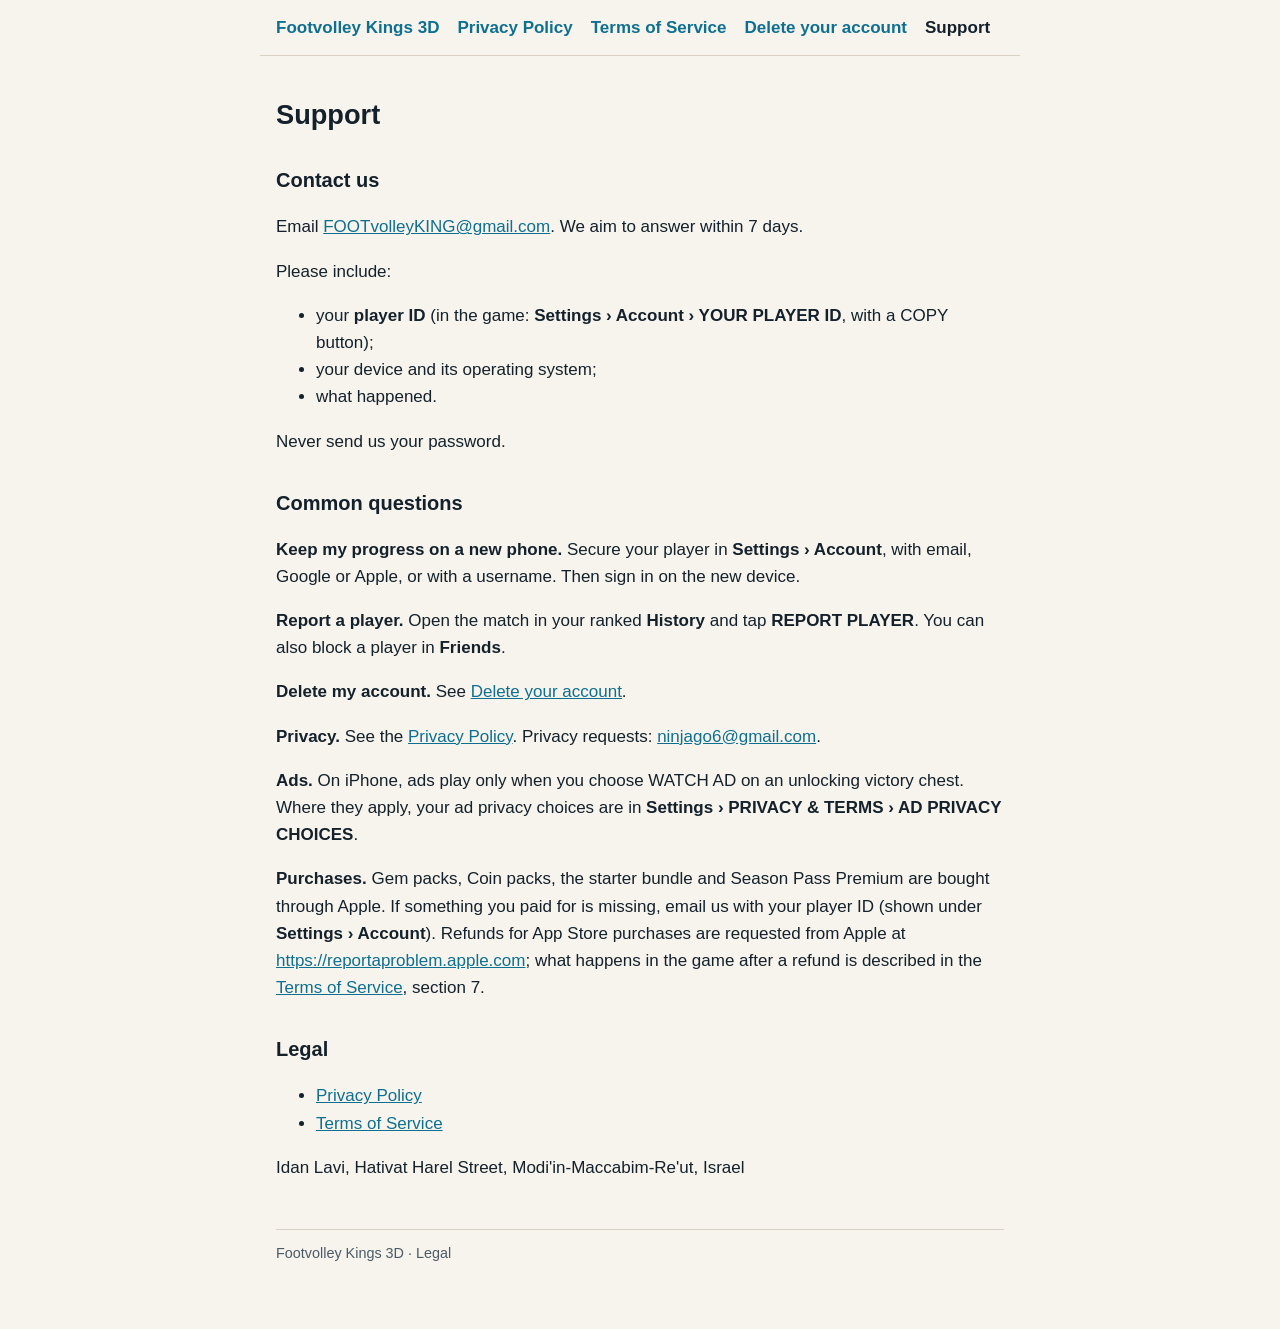
<file: support.html>
<!doctype html><html lang="en"><head><meta charset="utf-8"><meta name="viewport" content="width=device-width,initial-scale=1"><title>Support · Footvolley Kings 3D</title><link rel="stylesheet" href="style.css"><meta name="robots" content="index,follow"></head><body><nav aria-label="Legal pages"><a href="index.html">Footvolley Kings 3D</a><a href="privacy.html">Privacy Policy</a><a href="terms.html">Terms of Service</a><a href="delete-account.html">Delete your account</a><a href="support.html" aria-current="page">Support</a></nav><main><h1>Support</h1>
<h2>Contact us</h2>
<p>Email <a href="mailto:FOOTvolleyKING@gmail.com">FOOTvolleyKING@gmail.com</a>. We aim to answer within 7 days.</p>
<p>Please include:</p>
<ul><li>your <strong>player ID</strong> (in the game: <strong>Settings › Account › YOUR PLAYER ID</strong>, with a COPY button);</li><li>your device and its operating system;</li><li>what happened.</li></ul>
<p>Never send us your password.</p>
<h2>Common questions</h2>
<p><strong>Keep my progress on a new phone.</strong> Secure your player in <strong>Settings › Account</strong>, with email, Google or Apple, or with a username. Then sign in on the new device.</p>
<p><strong>Report a player.</strong> Open the match in your ranked <strong>History</strong> and tap <strong>REPORT PLAYER</strong>. You can also block a player in <strong>Friends</strong>.</p>
<p><strong>Delete my account.</strong> See <a href="delete-account.html">Delete your account</a>.</p>
<p><strong>Privacy.</strong> See the <a href="privacy.html">Privacy Policy</a>. Privacy requests: <a href="mailto:ninjago6@gmail.com">ninjago6@gmail.com</a>.</p>
<p><strong>Ads.</strong> On iPhone, ads play only when you choose WATCH AD on an unlocking victory chest. Where they apply, your ad privacy choices are in <strong>Settings › PRIVACY &amp; TERMS › AD PRIVACY CHOICES</strong>.</p>
<p><strong>Purchases.</strong> Gem packs, Coin packs, the starter bundle and Season Pass Premium are bought through Apple. If something you paid for is missing, email us with your player ID (shown under <strong>Settings › Account</strong>). Refunds for App Store purchases are requested from Apple at <a href="https://reportaproblem.apple.com">https://reportaproblem.apple.com</a>; what happens in the game after a refund is described in the <a href="terms.html">Terms of Service</a>, section 7.</p>
<h2>Legal</h2>
<ul><li><a href="privacy.html">Privacy Policy</a></li><li><a href="terms.html">Terms of Service</a></li></ul>
<p>Idan Lavi, Hativat Harel Street, Modi'in-Maccabim-Re'ut, Israel</p><footer>Footvolley Kings 3D · Legal</footer></main></body></html>
</file>
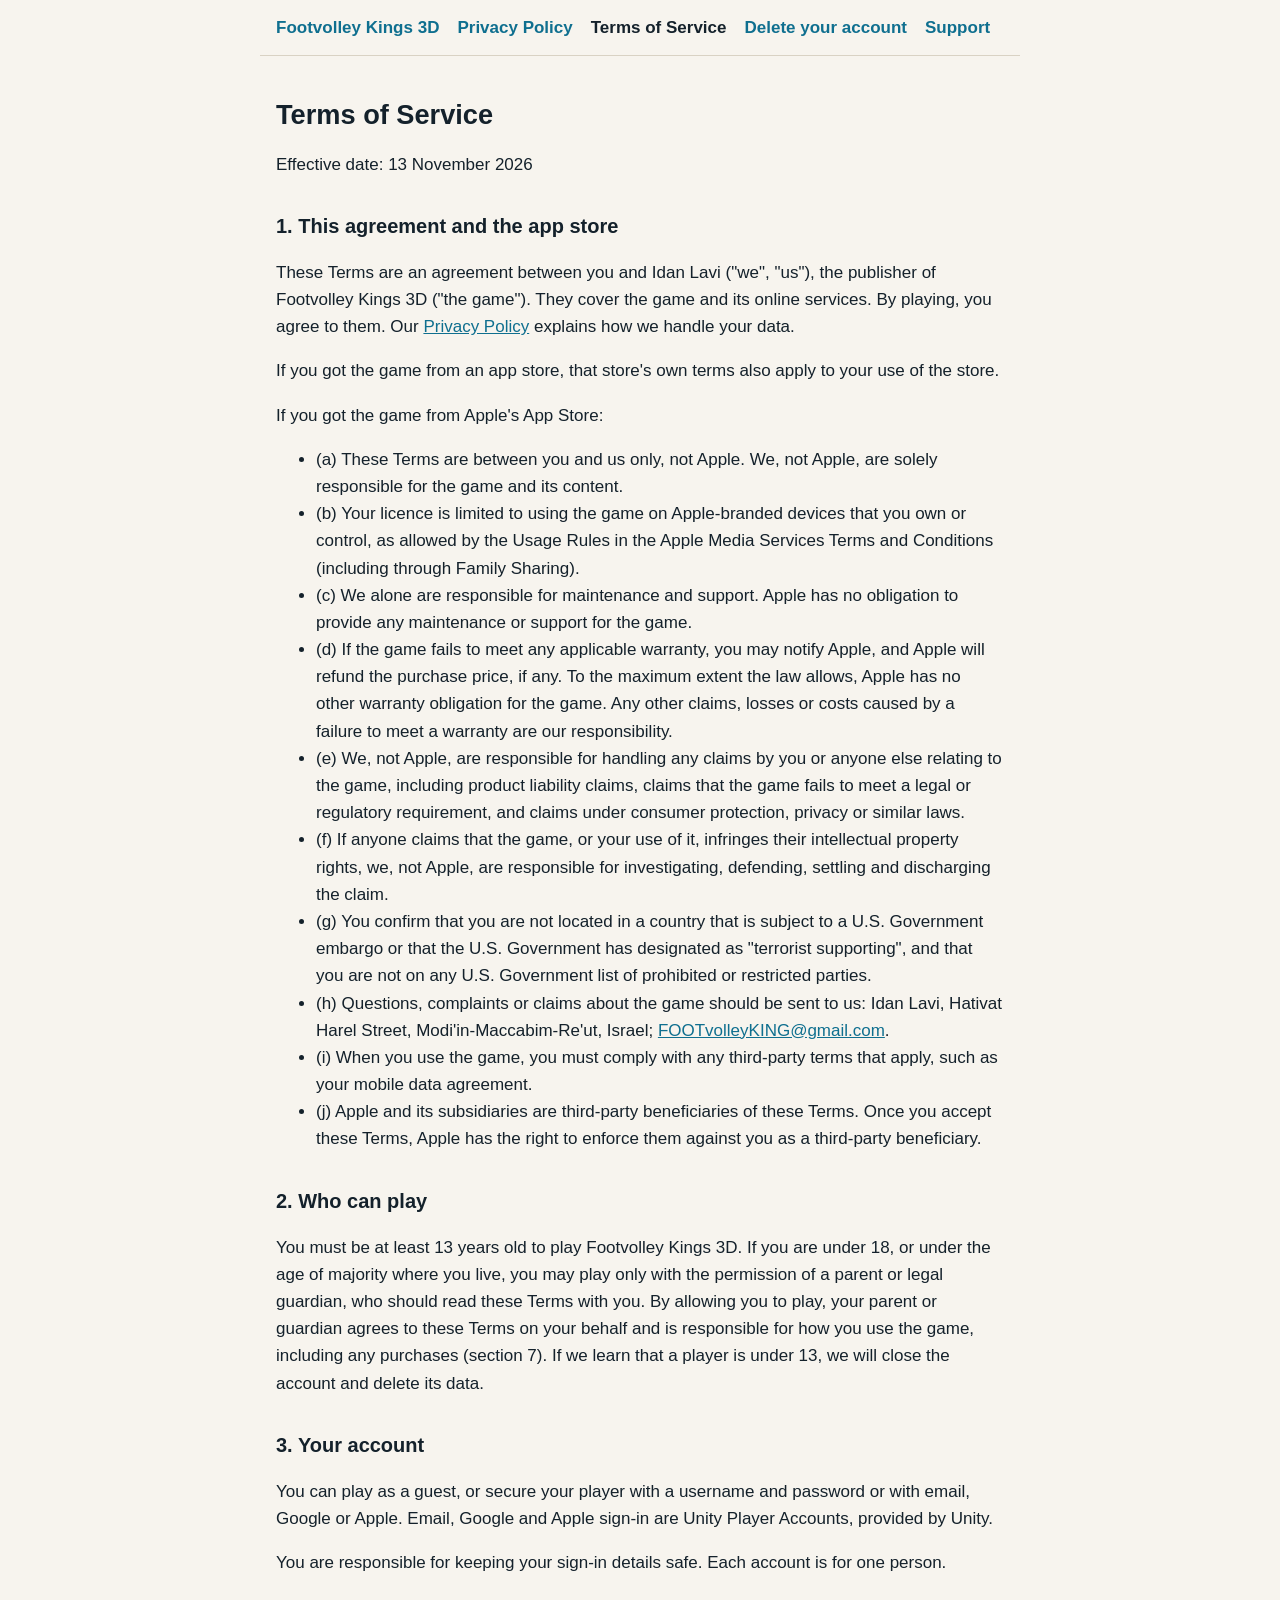
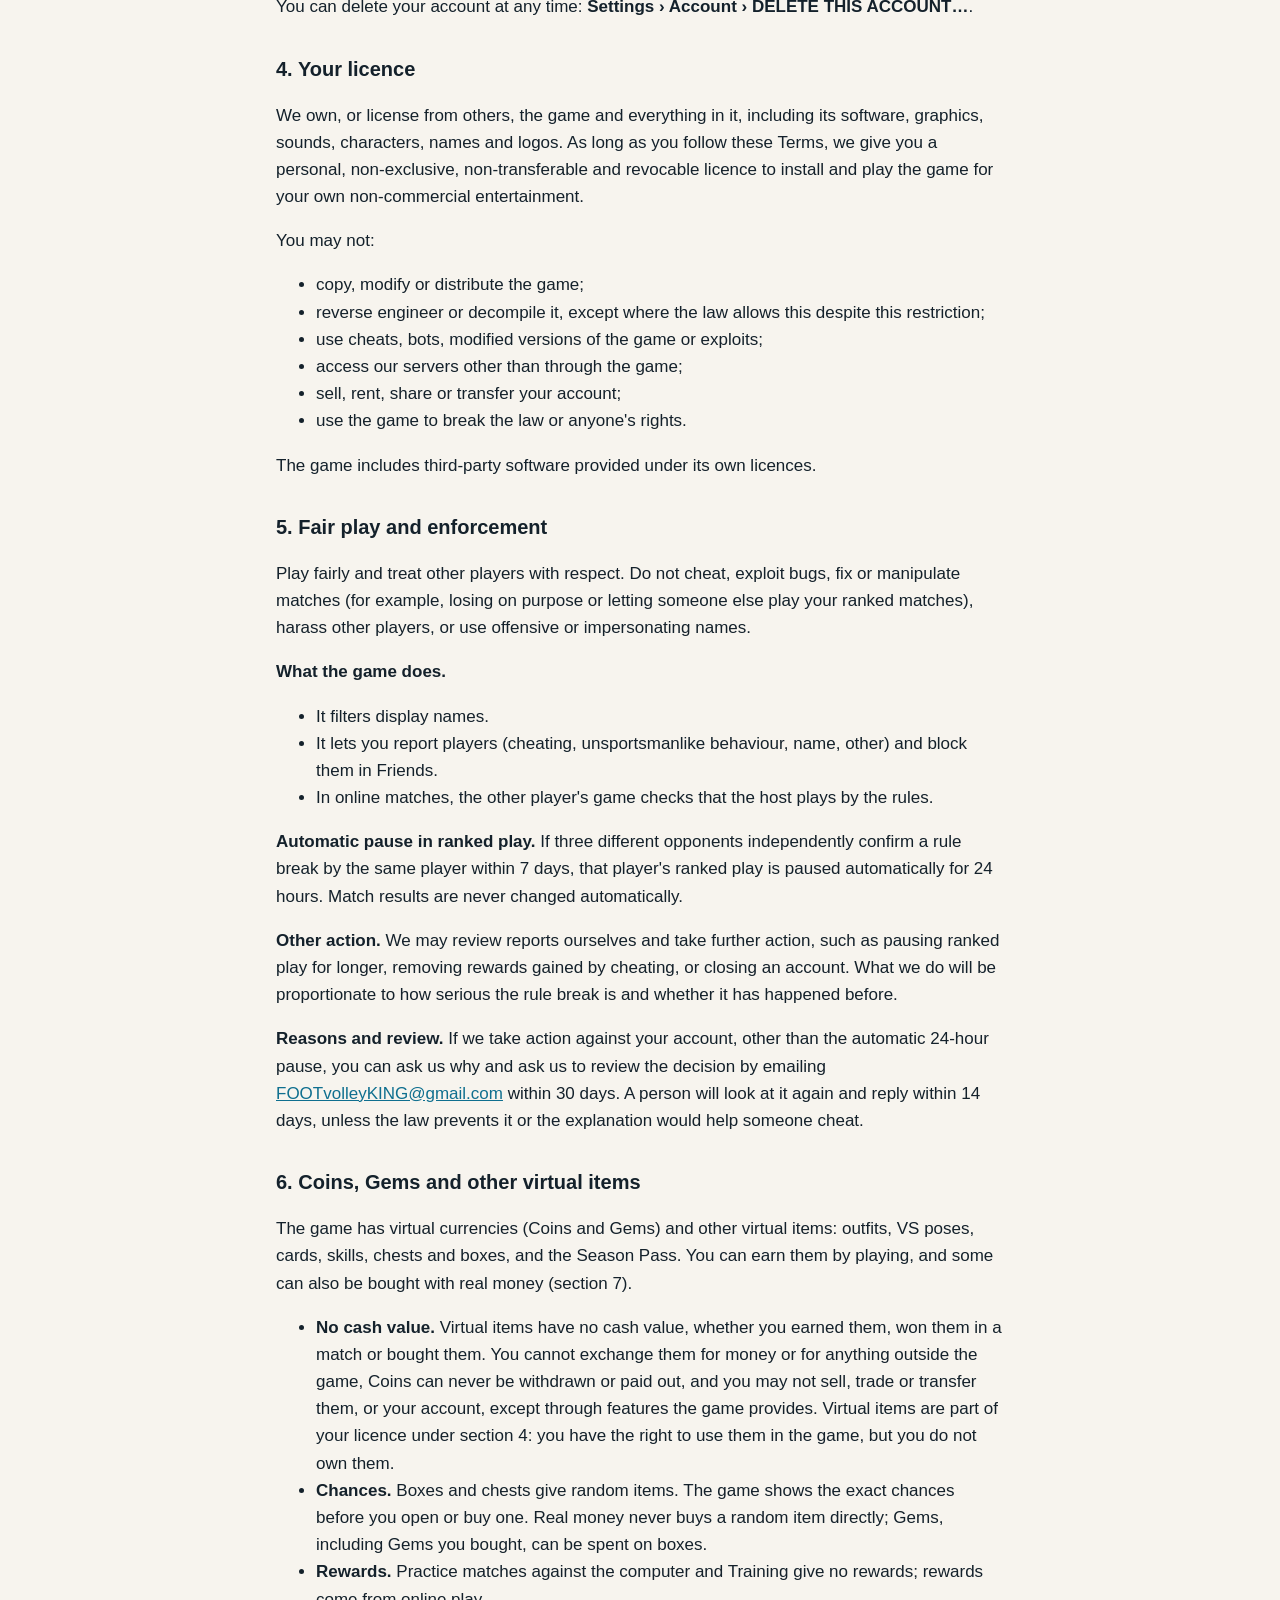
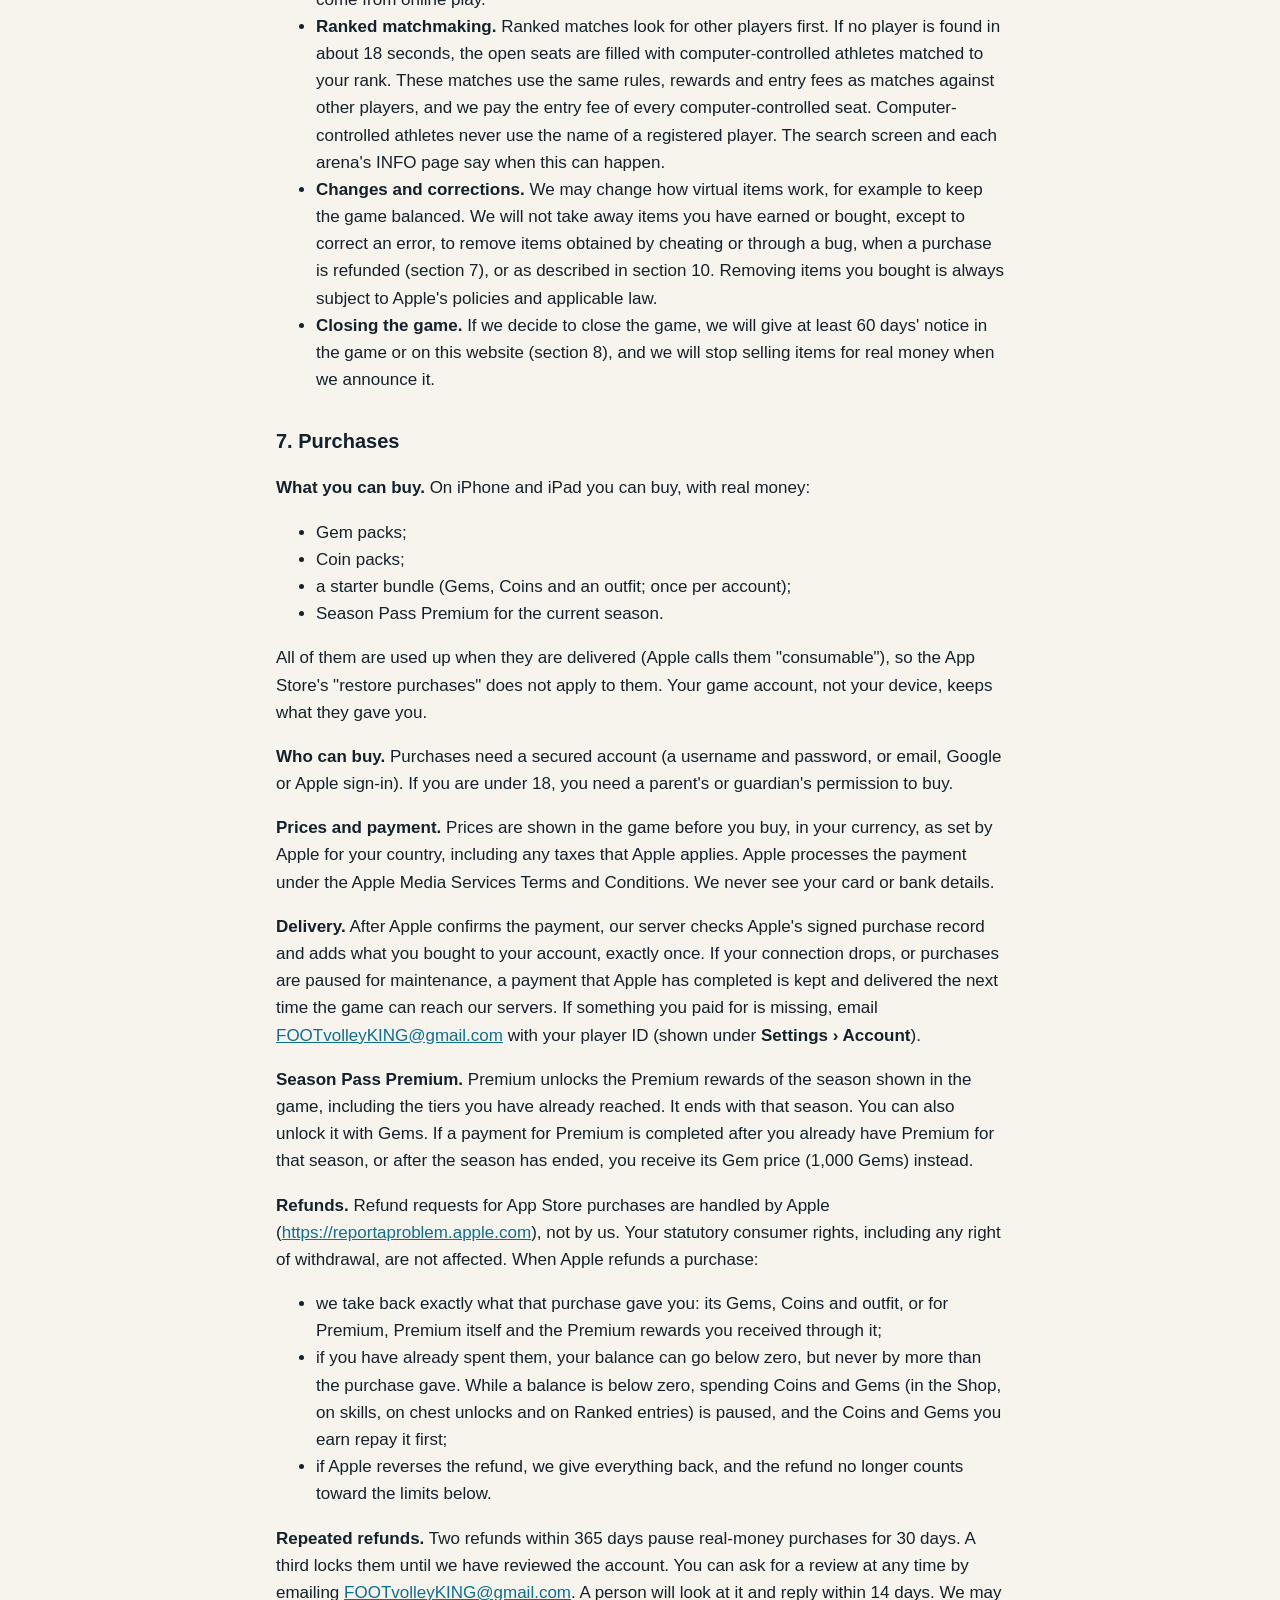
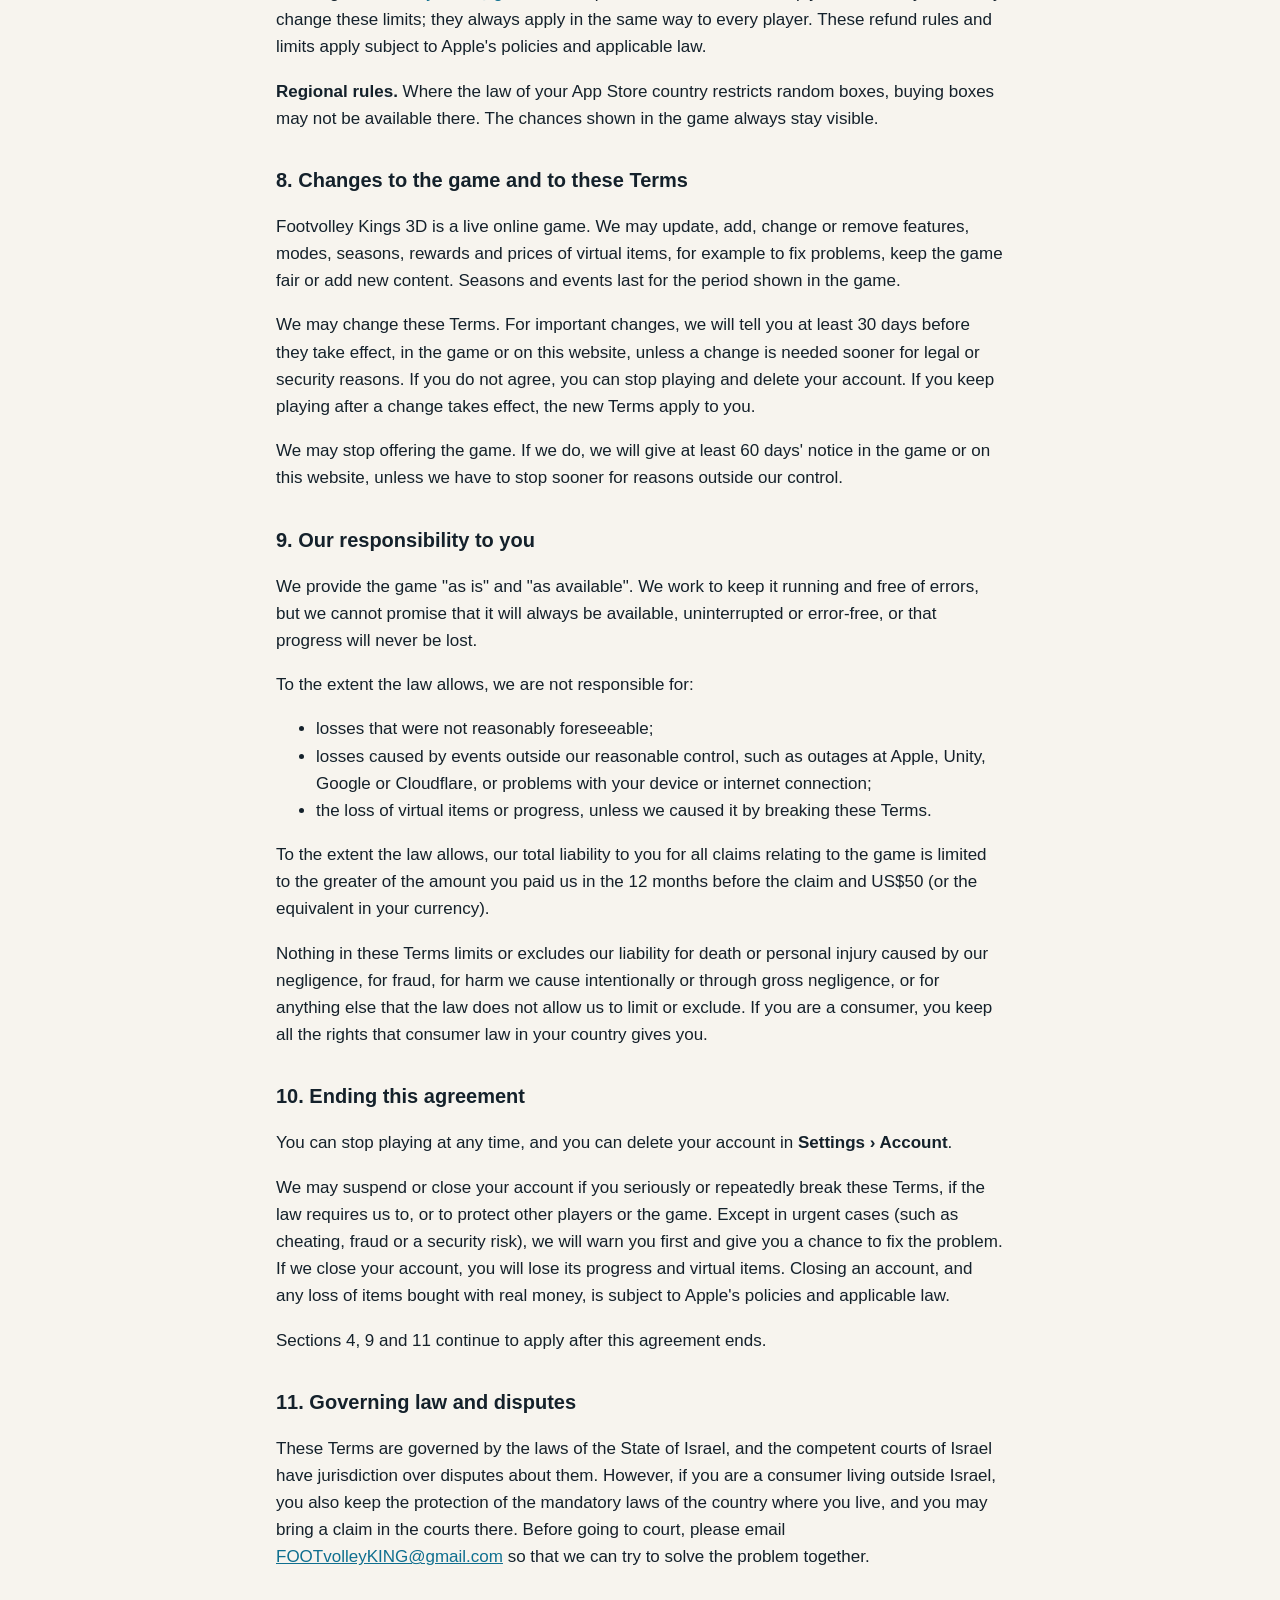
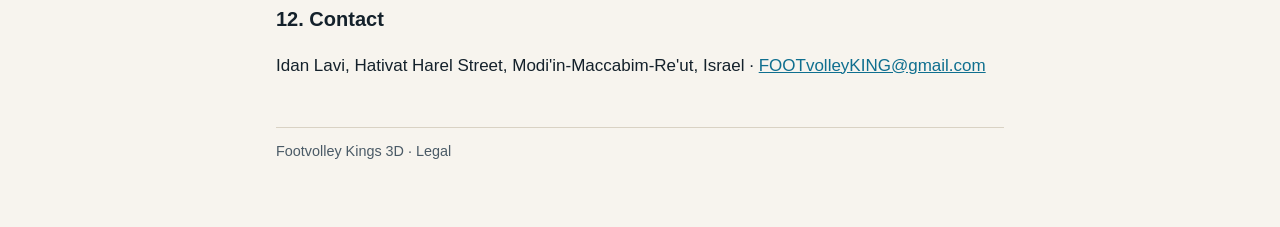
<file: terms.html>
<!doctype html><html lang="en"><head><meta charset="utf-8"><meta name="viewport" content="width=device-width,initial-scale=1"><title>Terms of Service · Footvolley Kings 3D</title><link rel="stylesheet" href="style.css"><meta name="robots" content="index,follow"></head><body><nav aria-label="Legal pages"><a href="index.html">Footvolley Kings 3D</a><a href="privacy.html">Privacy Policy</a><a href="terms.html" aria-current="page">Terms of Service</a><a href="delete-account.html">Delete your account</a><a href="support.html">Support</a></nav><main><h1>Terms of Service</h1>
<p>Effective date: 13 November 2026</p>
<h2>1. This agreement and the app store</h2>
<p>These Terms are an agreement between you and Idan Lavi ("we", "us"), the publisher of Footvolley Kings 3D ("the game"). They cover the game and its online services. By playing, you agree to them. Our <a href="privacy.html">Privacy Policy</a> explains how we handle your data.</p>
<p>If you got the game from an app store, that store's own terms also apply to your use of the store.</p>
<p>If you got the game from Apple's App Store:</p>
<ul><li>(a) These Terms are between you and us only, not Apple. We, not Apple, are solely responsible for the game and its content.</li><li>(b) Your licence is limited to using the game on Apple-branded devices that you own or control, as allowed by the Usage Rules in the Apple Media Services Terms and Conditions (including through Family Sharing).</li><li>(c) We alone are responsible for maintenance and support. Apple has no obligation to provide any maintenance or support for the game.</li><li>(d) If the game fails to meet any applicable warranty, you may notify Apple, and Apple will refund the purchase price, if any. To the maximum extent the law allows, Apple has no other warranty obligation for the game. Any other claims, losses or costs caused by a failure to meet a warranty are our responsibility.</li><li>(e) We, not Apple, are responsible for handling any claims by you or anyone else relating to the game, including product liability claims, claims that the game fails to meet a legal or regulatory requirement, and claims under consumer protection, privacy or similar laws.</li><li>(f) If anyone claims that the game, or your use of it, infringes their intellectual property rights, we, not Apple, are responsible for investigating, defending, settling and discharging the claim.</li><li>(g) You confirm that you are not located in a country that is subject to a U.S. Government embargo or that the U.S. Government has designated as "terrorist supporting", and that you are not on any U.S. Government list of prohibited or restricted parties.</li><li>(h) Questions, complaints or claims about the game should be sent to us: Idan Lavi, Hativat Harel Street, Modi'in-Maccabim-Re'ut, Israel; <a href="mailto:FOOTvolleyKING@gmail.com">FOOTvolleyKING@gmail.com</a>.</li><li>(i) When you use the game, you must comply with any third-party terms that apply, such as your mobile data agreement.</li><li>(j) Apple and its subsidiaries are third-party beneficiaries of these Terms. Once you accept these Terms, Apple has the right to enforce them against you as a third-party beneficiary.</li></ul>
<h2>2. Who can play</h2>
<p>You must be at least 13 years old to play Footvolley Kings 3D. If you are under 18, or under the age of majority where you live, you may play only with the permission of a parent or legal guardian, who should read these Terms with you. By allowing you to play, your parent or guardian agrees to these Terms on your behalf and is responsible for how you use the game, including any purchases (section 7). If we learn that a player is under 13, we will close the account and delete its data.</p>
<h2>3. Your account</h2>
<p>You can play as a guest, or secure your player with a username and password or with email, Google or Apple. Email, Google and Apple sign-in are Unity Player Accounts, provided by Unity.</p>
<p>You are responsible for keeping your sign-in details safe. Each account is for one person.</p>
<p>You can delete your account at any time: <strong>Settings › Account › DELETE THIS ACCOUNT…</strong>.</p>
<h2>4. Your licence</h2>
<p>We own, or license from others, the game and everything in it, including its software, graphics, sounds, characters, names and logos. As long as you follow these Terms, we give you a personal, non-exclusive, non-transferable and revocable licence to install and play the game for your own non-commercial entertainment.</p>
<p>You may not:</p>
<ul><li>copy, modify or distribute the game;</li><li>reverse engineer or decompile it, except where the law allows this despite this restriction;</li><li>use cheats, bots, modified versions of the game or exploits;</li><li>access our servers other than through the game;</li><li>sell, rent, share or transfer your account;</li><li>use the game to break the law or anyone's rights.</li></ul>
<p>The game includes third-party software provided under its own licences.</p>
<h2>5. Fair play and enforcement</h2>
<p>Play fairly and treat other players with respect. Do not cheat, exploit bugs, fix or manipulate matches (for example, losing on purpose or letting someone else play your ranked matches), harass other players, or use offensive or impersonating names.</p>
<p><strong>What the game does.</strong></p>
<ul><li>It filters display names.</li><li>It lets you report players (cheating, unsportsmanlike behaviour, name, other) and block them in Friends.</li><li>In online matches, the other player's game checks that the host plays by the rules.</li></ul>
<p><strong>Automatic pause in ranked play.</strong> If three different opponents independently confirm a rule break by the same player within 7 days, that player's ranked play is paused automatically for 24 hours. Match results are never changed automatically.</p>
<p><strong>Other action.</strong> We may review reports ourselves and take further action, such as pausing ranked play for longer, removing rewards gained by cheating, or closing an account. What we do will be proportionate to how serious the rule break is and whether it has happened before.</p>
<p><strong>Reasons and review.</strong> If we take action against your account, other than the automatic 24-hour pause, you can ask us why and ask us to review the decision by emailing <a href="mailto:FOOTvolleyKING@gmail.com">FOOTvolleyKING@gmail.com</a> within 30 days. A person will look at it again and reply within 14 days, unless the law prevents it or the explanation would help someone cheat.</p>
<h2>6. Coins, Gems and other virtual items</h2>
<p>The game has virtual currencies (Coins and Gems) and other virtual items: outfits, VS poses, cards, skills, chests and boxes, and the Season Pass. You can earn them by playing, and some can also be bought with real money (section 7).</p>
<ul><li><strong>No cash value.</strong> Virtual items have no cash value, whether you earned them, won them in a match or bought them. You cannot exchange them for money or for anything outside the game, Coins can never be withdrawn or paid out, and you may not sell, trade or transfer them, or your account, except through features the game provides. Virtual items are part of your licence under section 4: you have the right to use them in the game, but you do not own them.</li><li><strong>Chances.</strong> Boxes and chests give random items. The game shows the exact chances before you open or buy one. Real money never buys a random item directly; Gems, including Gems you bought, can be spent on boxes.</li><li><strong>Rewards.</strong> Practice matches against the computer and Training give no rewards; rewards come from online play.</li><li><strong>Ranked matchmaking.</strong> Ranked matches look for other players first. If no player is found in about 18 seconds, the open seats are filled with computer-controlled athletes matched to your rank. These matches use the same rules, rewards and entry fees as matches against other players, and we pay the entry fee of every computer-controlled seat. Computer-controlled athletes never use the name of a registered player. The search screen and each arena's INFO page say when this can happen.</li><li><strong>Changes and corrections.</strong> We may change how virtual items work, for example to keep the game balanced. We will not take away items you have earned or bought, except to correct an error, to remove items obtained by cheating or through a bug, when a purchase is refunded (section 7), or as described in section 10. Removing items you bought is always subject to Apple's policies and applicable law.</li><li><strong>Closing the game.</strong> If we decide to close the game, we will give at least 60 days' notice in the game or on this website (section 8), and we will stop selling items for real money when we announce it.</li></ul>
<h2>7. Purchases</h2>
<p><strong>What you can buy.</strong> On iPhone and iPad you can buy, with real money:</p>
<ul><li>Gem packs;</li><li>Coin packs;</li><li>a starter bundle (Gems, Coins and an outfit; once per account);</li><li>Season Pass Premium for the current season.</li></ul>
<p>All of them are used up when they are delivered (Apple calls them "consumable"), so the App Store's "restore purchases" does not apply to them. Your game account, not your device, keeps what they gave you.</p>
<p><strong>Who can buy.</strong> Purchases need a secured account (a username and password, or email, Google or Apple sign-in). If you are under 18, you need a parent's or guardian's permission to buy.</p>
<p><strong>Prices and payment.</strong> Prices are shown in the game before you buy, in your currency, as set by Apple for your country, including any taxes that Apple applies. Apple processes the payment under the Apple Media Services Terms and Conditions. We never see your card or bank details.</p>
<p><strong>Delivery.</strong> After Apple confirms the payment, our server checks Apple's signed purchase record and adds what you bought to your account, exactly once. If your connection drops, or purchases are paused for maintenance, a payment that Apple has completed is kept and delivered the next time the game can reach our servers. If something you paid for is missing, email <a href="mailto:FOOTvolleyKING@gmail.com">FOOTvolleyKING@gmail.com</a> with your player ID (shown under <strong>Settings › Account</strong>).</p>
<p><strong>Season Pass Premium.</strong> Premium unlocks the Premium rewards of the season shown in the game, including the tiers you have already reached. It ends with that season. You can also unlock it with Gems. If a payment for Premium is completed after you already have Premium for that season, or after the season has ended, you receive its Gem price (1,000 Gems) instead.</p>
<p><strong>Refunds.</strong> Refund requests for App Store purchases are handled by Apple (<a href="https://reportaproblem.apple.com">https://reportaproblem.apple.com</a>), not by us. Your statutory consumer rights, including any right of withdrawal, are not affected. When Apple refunds a purchase:</p>
<ul><li>we take back exactly what that purchase gave you: its Gems, Coins and outfit, or for Premium, Premium itself and the Premium rewards you received through it;</li><li>if you have already spent them, your balance can go below zero, but never by more than the purchase gave. While a balance is below zero, spending Coins and Gems (in the Shop, on skills, on chest unlocks and on Ranked entries) is paused, and the Coins and Gems you earn repay it first;</li><li>if Apple reverses the refund, we give everything back, and the refund no longer counts toward the limits below.</li></ul>
<p><strong>Repeated refunds.</strong> Two refunds within 365 days pause real-money purchases for 30 days. A third locks them until we have reviewed the account. You can ask for a review at any time by emailing <a href="mailto:FOOTvolleyKING@gmail.com">FOOTvolleyKING@gmail.com</a>. A person will look at it and reply within 14 days. We may change these limits; they always apply in the same way to every player. These refund rules and limits apply subject to Apple's policies and applicable law.</p>
<p><strong>Regional rules.</strong> Where the law of your App Store country restricts random boxes, buying boxes may not be available there. The chances shown in the game always stay visible.</p>
<h2>8. Changes to the game and to these Terms</h2>
<p>Footvolley Kings 3D is a live online game. We may update, add, change or remove features, modes, seasons, rewards and prices of virtual items, for example to fix problems, keep the game fair or add new content. Seasons and events last for the period shown in the game.</p>
<p>We may change these Terms. For important changes, we will tell you at least 30 days before they take effect, in the game or on this website, unless a change is needed sooner for legal or security reasons. If you do not agree, you can stop playing and delete your account. If you keep playing after a change takes effect, the new Terms apply to you.</p>
<p>We may stop offering the game. If we do, we will give at least 60 days' notice in the game or on this website, unless we have to stop sooner for reasons outside our control.</p>
<h2>9. Our responsibility to you</h2>
<p>We provide the game "as is" and "as available". We work to keep it running and free of errors, but we cannot promise that it will always be available, uninterrupted or error-free, or that progress will never be lost.</p>
<p>To the extent the law allows, we are not responsible for:</p>
<ul><li>losses that were not reasonably foreseeable;</li><li>losses caused by events outside our reasonable control, such as outages at Apple, Unity, Google or Cloudflare, or problems with your device or internet connection;</li><li>the loss of virtual items or progress, unless we caused it by breaking these Terms.</li></ul>
<p>To the extent the law allows, our total liability to you for all claims relating to the game is limited to the greater of the amount you paid us in the 12 months before the claim and US$50 (or the equivalent in your currency).</p>
<p>Nothing in these Terms limits or excludes our liability for death or personal injury caused by our negligence, for fraud, for harm we cause intentionally or through gross negligence, or for anything else that the law does not allow us to limit or exclude. If you are a consumer, you keep all the rights that consumer law in your country gives you.</p>
<h2>10. Ending this agreement</h2>
<p>You can stop playing at any time, and you can delete your account in <strong>Settings › Account</strong>.</p>
<p>We may suspend or close your account if you seriously or repeatedly break these Terms, if the law requires us to, or to protect other players or the game. Except in urgent cases (such as cheating, fraud or a security risk), we will warn you first and give you a chance to fix the problem. If we close your account, you will lose its progress and virtual items. Closing an account, and any loss of items bought with real money, is subject to Apple's policies and applicable law.</p>
<p>Sections 4, 9 and 11 continue to apply after this agreement ends.</p>
<h2>11. Governing law and disputes</h2>
<p>These Terms are governed by the laws of the State of Israel, and the competent courts of Israel have jurisdiction over disputes about them. However, if you are a consumer living outside Israel, you also keep the protection of the mandatory laws of the country where you live, and you may bring a claim in the courts there. Before going to court, please email <a href="mailto:FOOTvolleyKING@gmail.com">FOOTvolleyKING@gmail.com</a> so that we can try to solve the problem together.</p>
<h2>12. Contact</h2>
<p>Idan Lavi, Hativat Harel Street, Modi'in-Maccabim-Re'ut, Israel · <a href="mailto:FOOTvolleyKING@gmail.com">FOOTvolleyKING@gmail.com</a></p><footer>Footvolley Kings 3D · Legal</footer></main></body></html>
</file>
<file: style.css>
:root{--bg:#f7f4ee;--ink:#14212b;--soft:#4a5a66;--line:#d9d2c4;--accent:#0f6f8f;--warn:#fff1c2;--warnInk:#5c4500}
@media (prefers-color-scheme:dark){:root{--bg:#0f1a21;--ink:#e9eef1;--soft:#a9b7c0;--line:#2b3a44;--accent:#6cc4e0;--warn:#4a3b0a;--warnInk:#ffe6a0}}
*{box-sizing:border-box}body{margin:0;background:var(--bg);color:var(--ink);font:17px/1.6 -apple-system,BlinkMacSystemFont,"Segoe UI",Roboto,Arial,sans-serif}
main{max-width:760px;margin:0 auto;padding:24px 16px 64px}nav{display:flex;flex-wrap:wrap;gap:8px 18px;padding:14px 16px;border-bottom:1px solid var(--line);max-width:760px;margin:0 auto}
nav a{color:var(--accent);text-decoration:none;font-weight:600}nav a[aria-current]{color:var(--ink)}h1{font-size:1.7rem;line-height:1.25}h2{font-size:1.25rem;margin-top:2rem}h3{font-size:1.05rem}
a{color:var(--accent)}code{background:rgba(127,127,127,.15);padding:0 4px;border-radius:4px}table{border-collapse:collapse;width:100%;display:block;overflow-x:auto;margin:1rem 0}
th,td{border:1px solid var(--line);padding:6px 8px;text-align:left;vertical-align:top}.draft{background:var(--warn);color:var(--warnInk);padding:10px 14px;border-radius:8px;font-weight:600}
mark{background:var(--warn);color:var(--warnInk);padding:0 3px;border-radius:3px}footer{color:var(--soft);font-size:.9rem;margin-top:3rem;border-top:1px solid var(--line);padding-top:12px}
</file>
